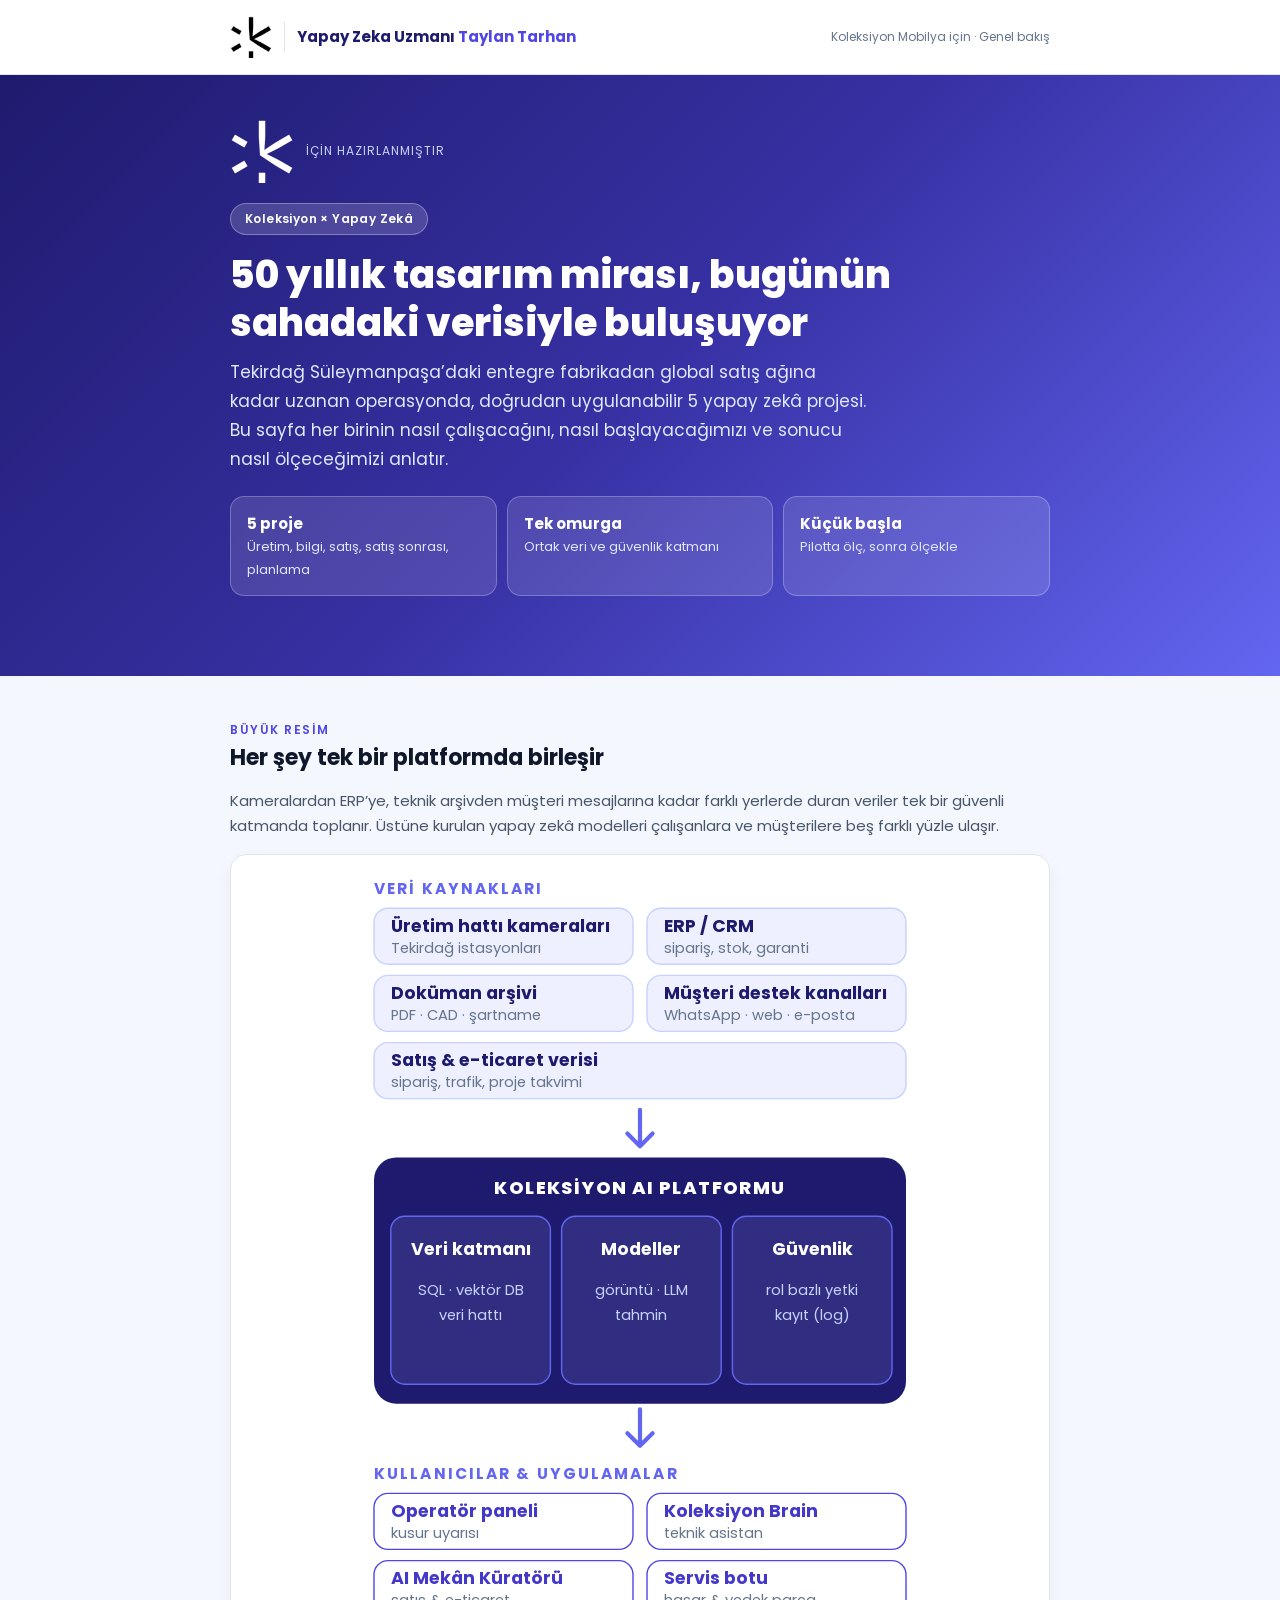
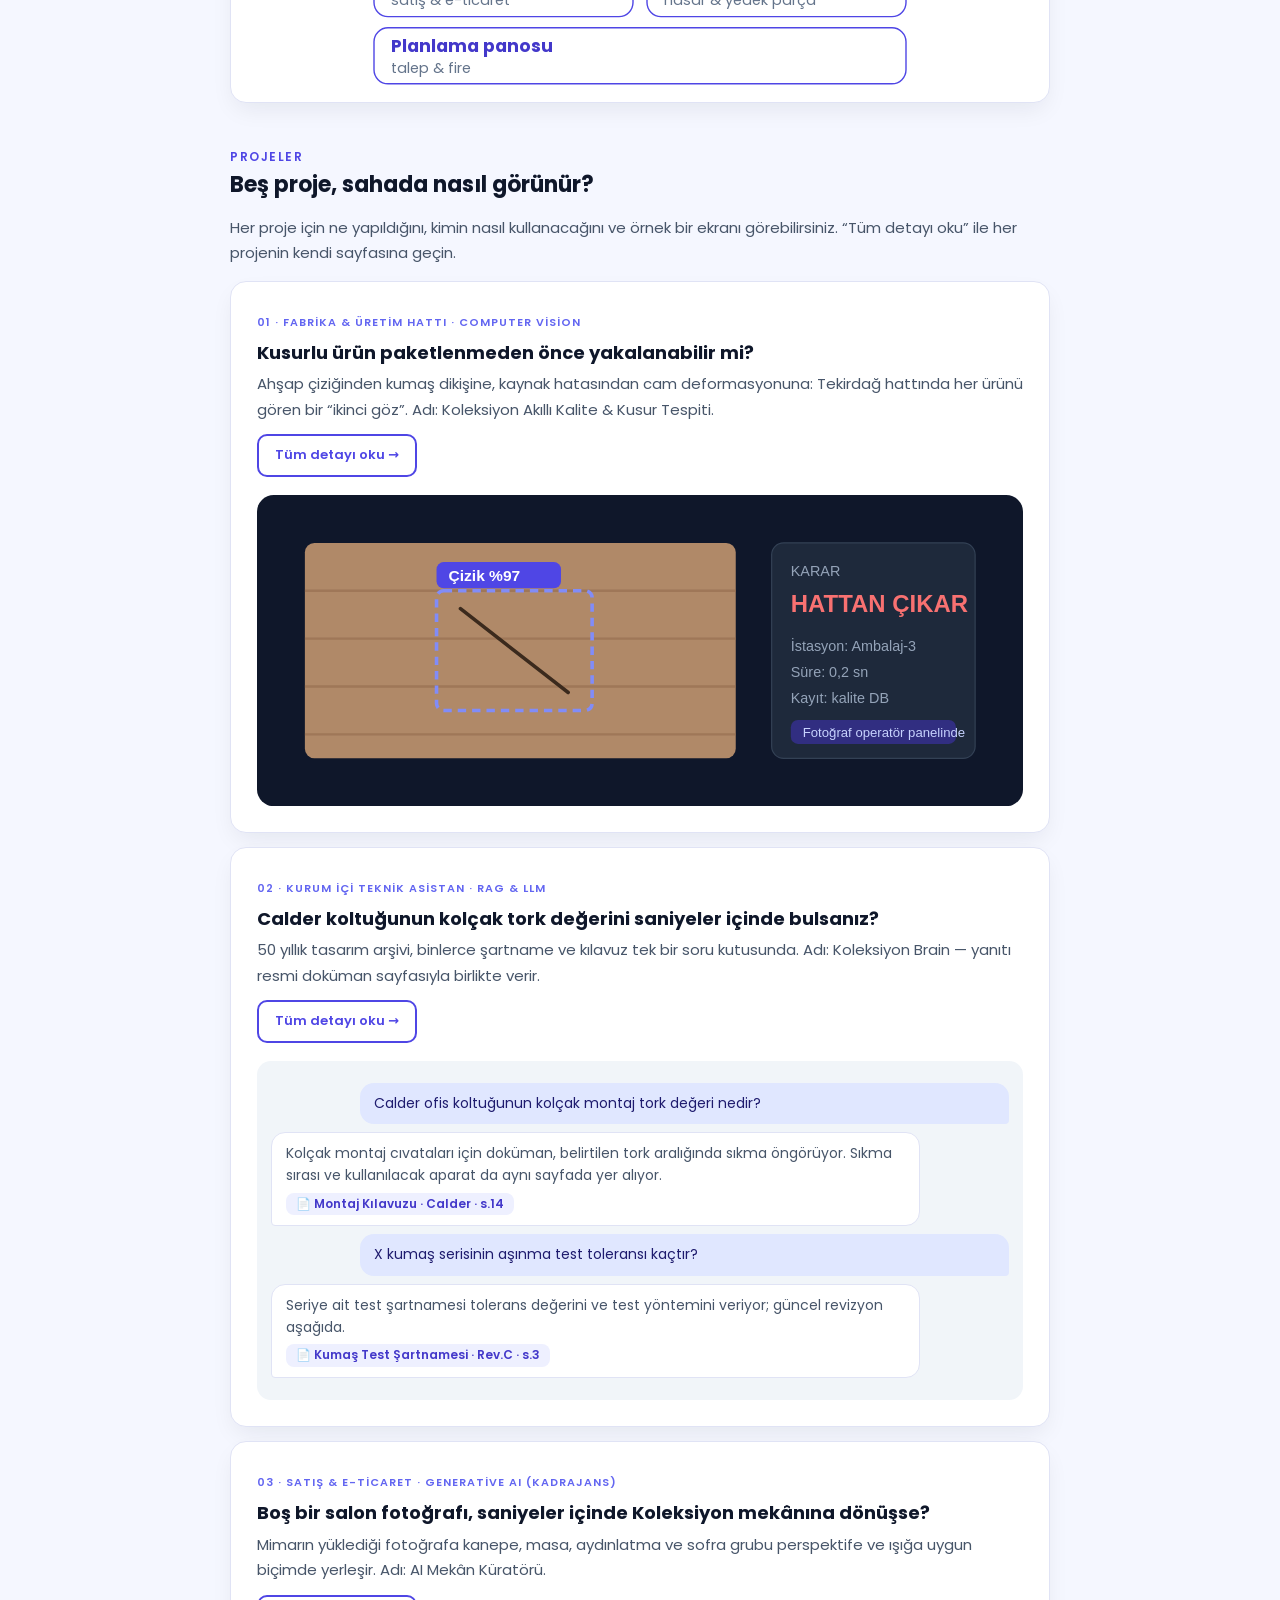
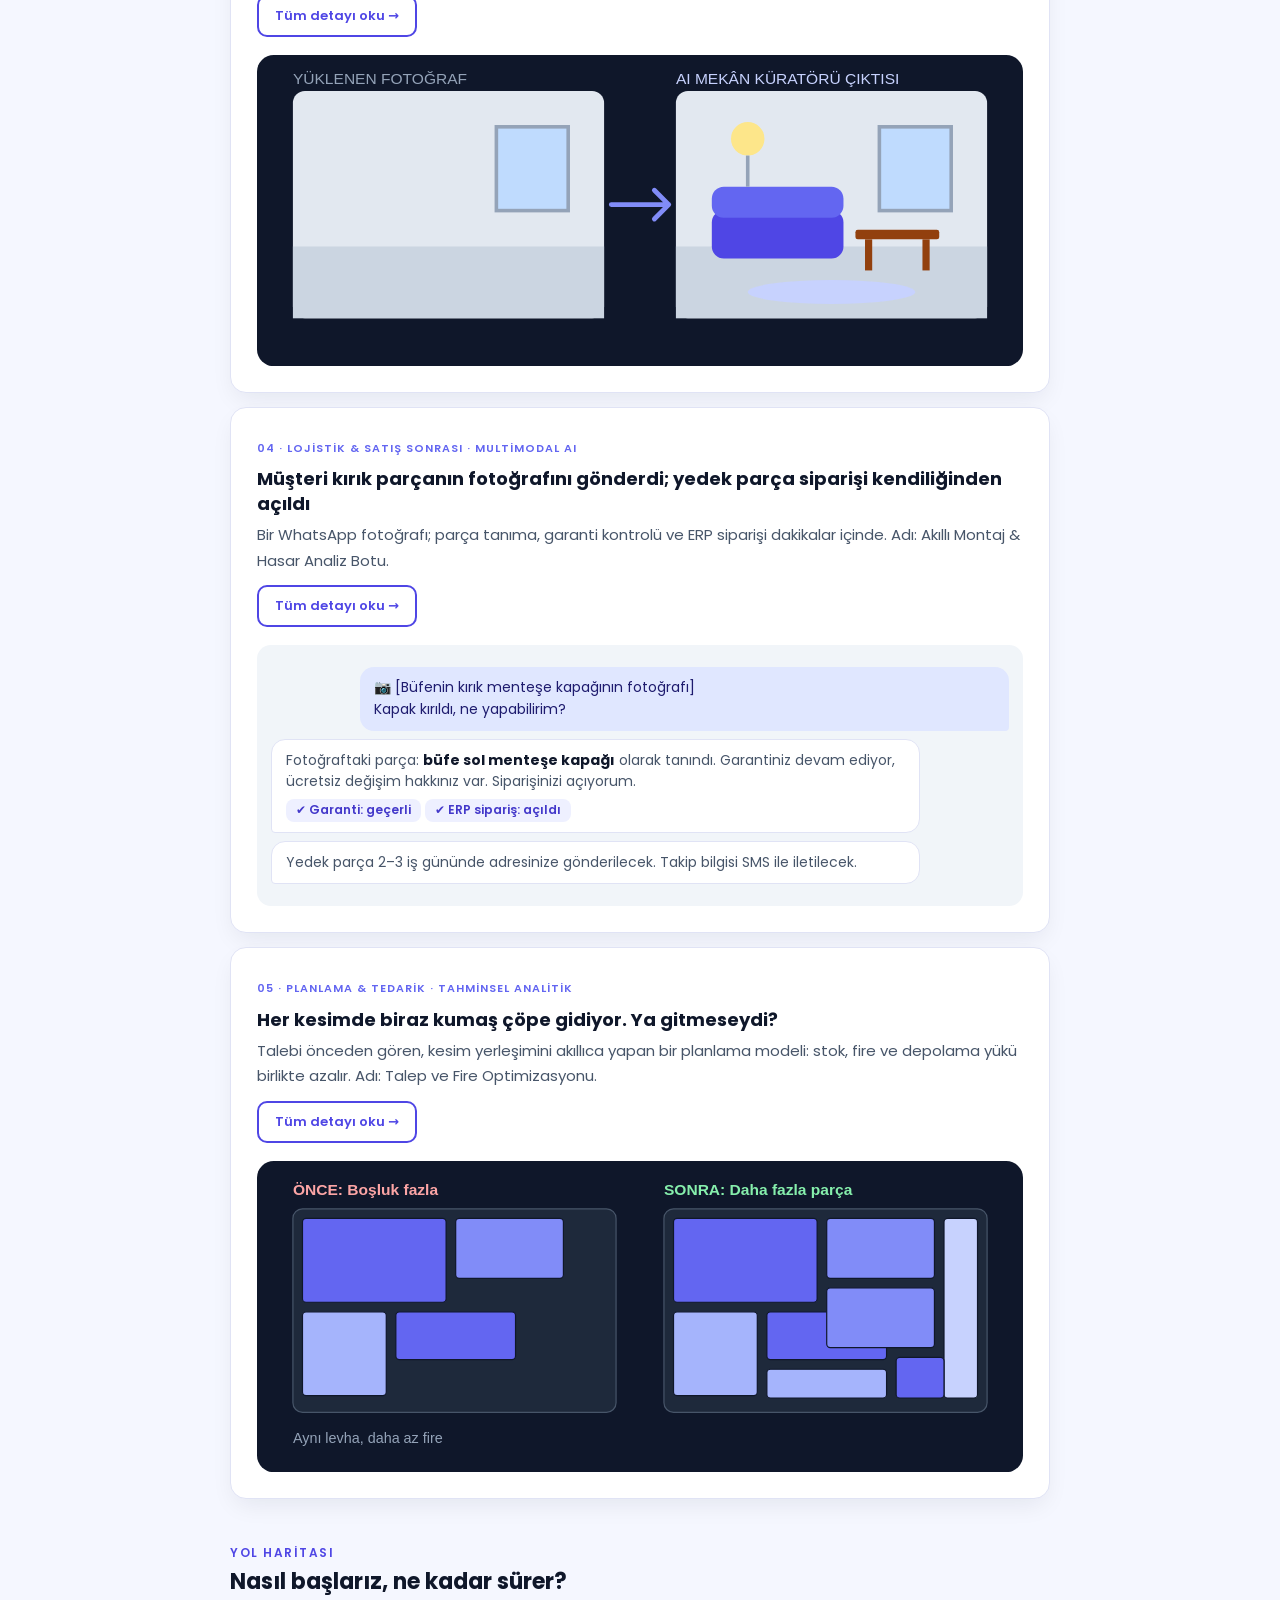
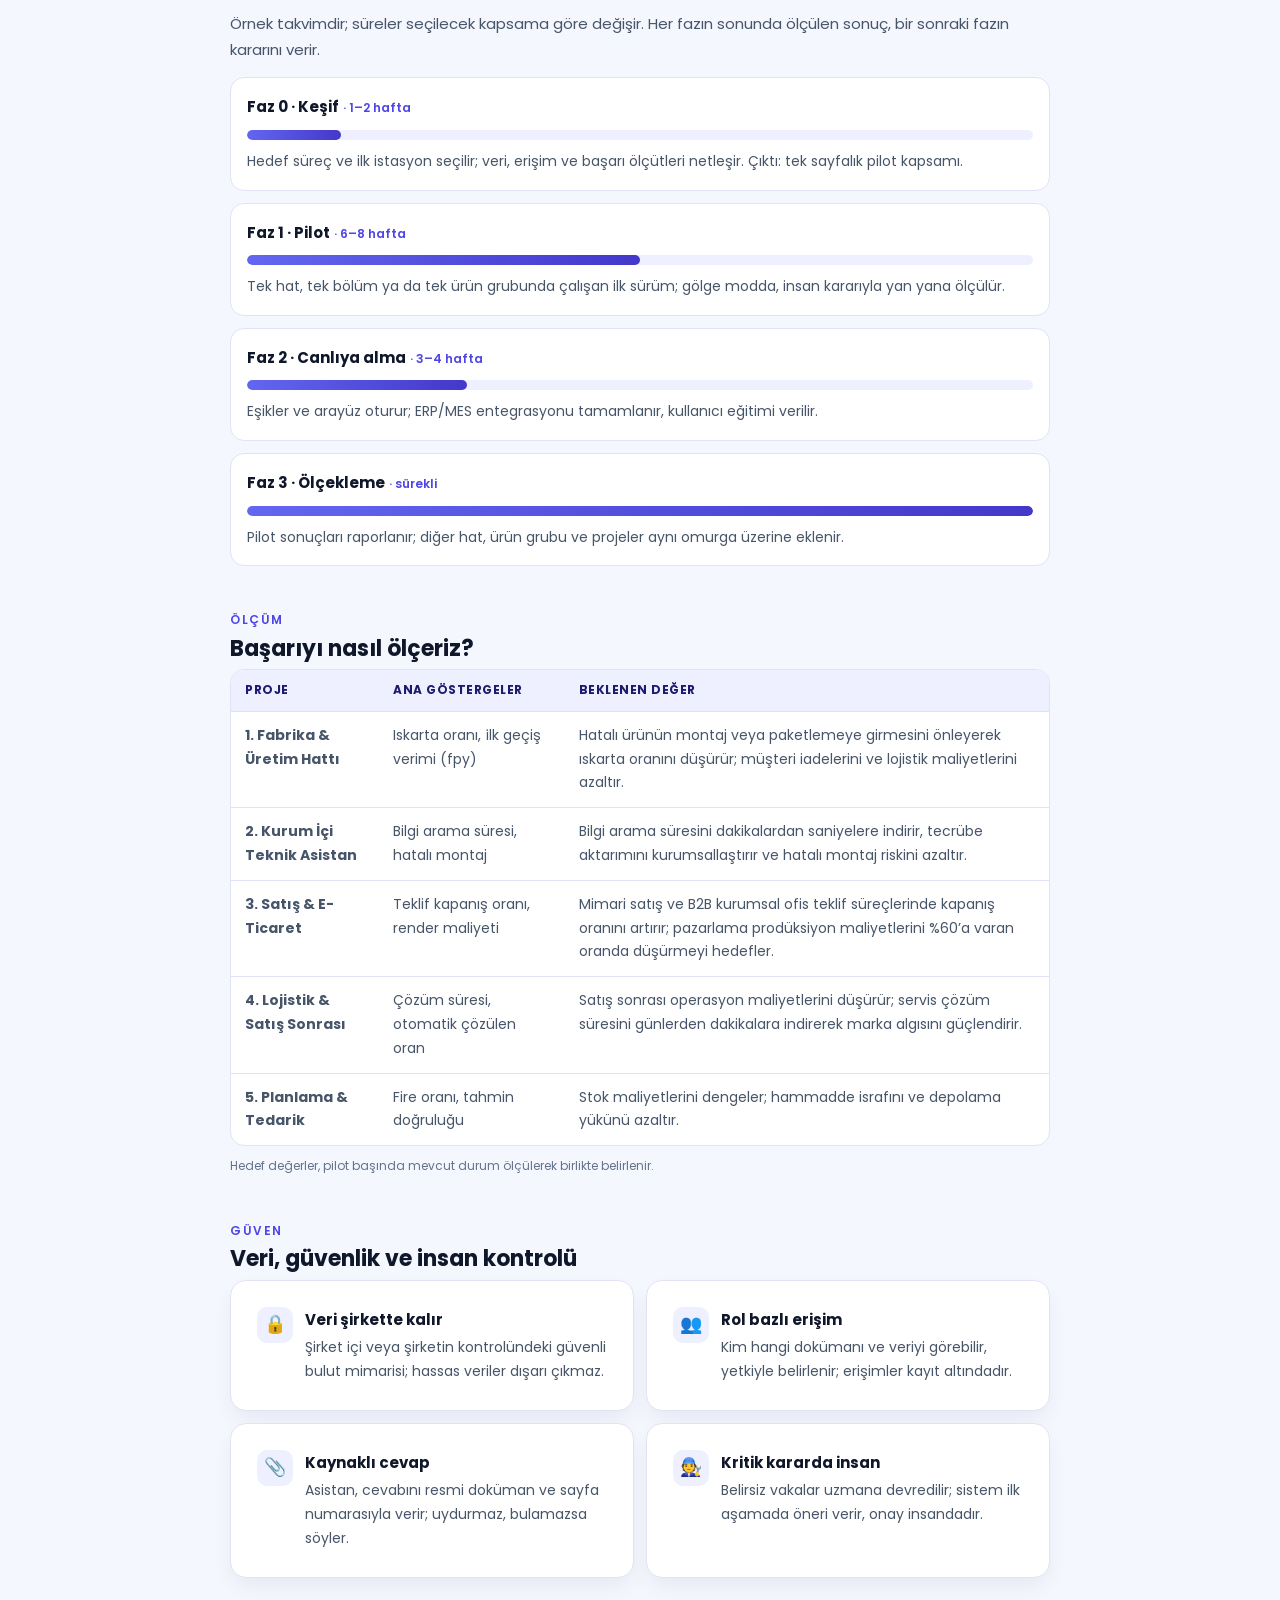
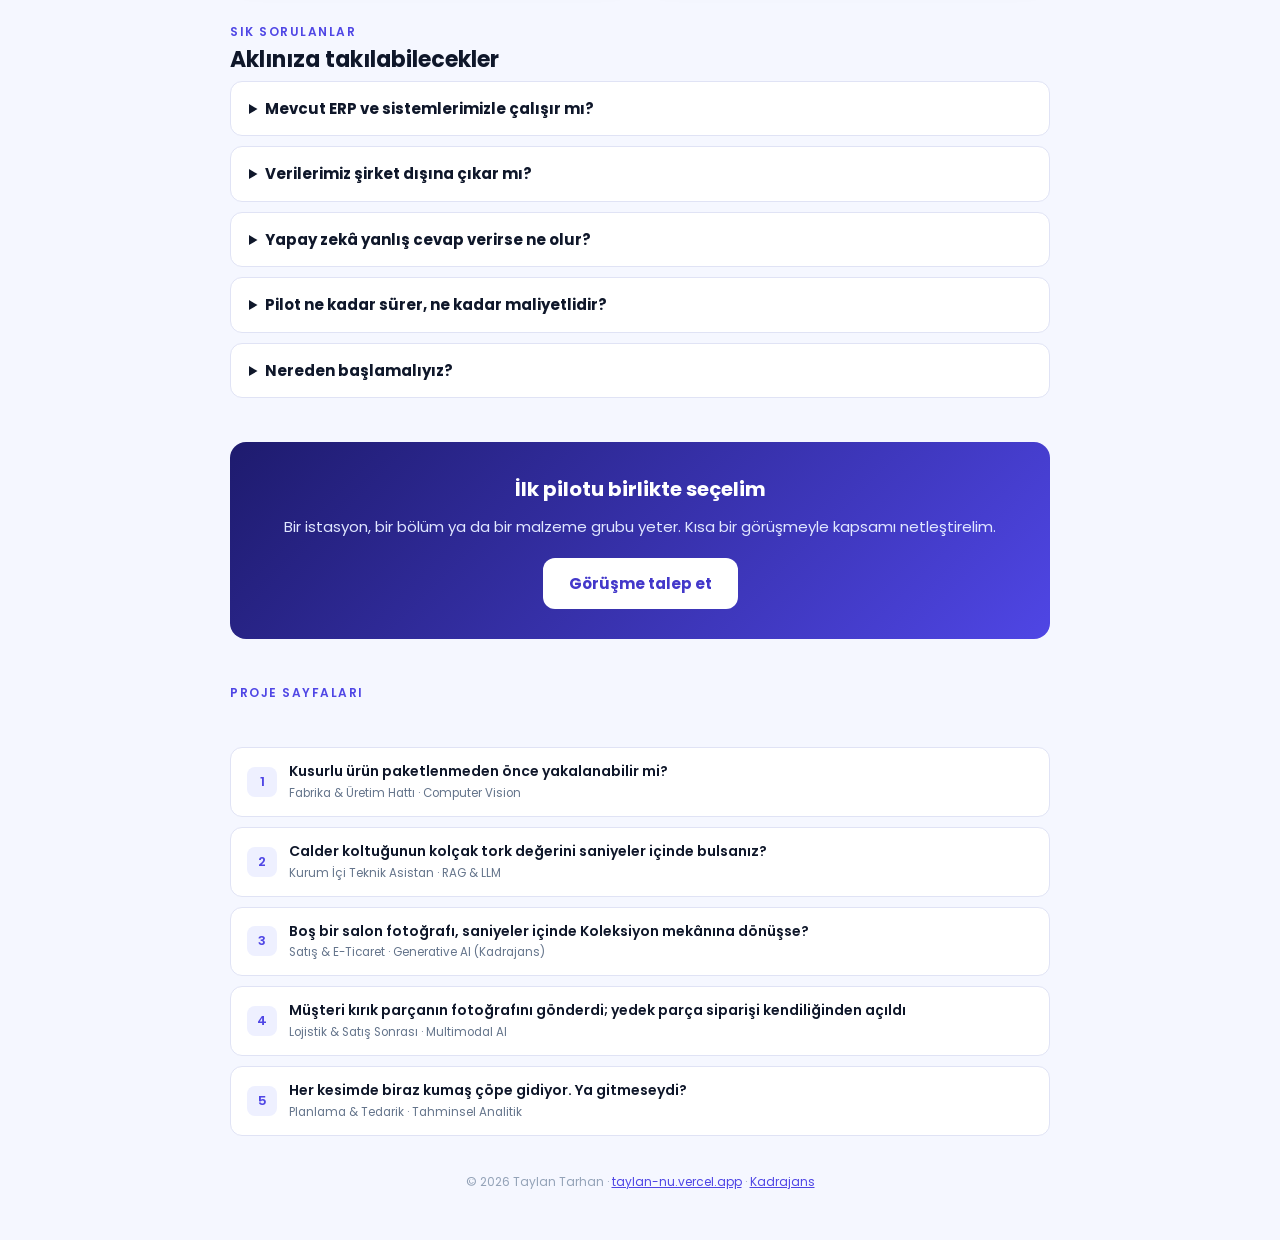
<file: koleksiyon/index.html>
<!DOCTYPE html>
<html lang="tr"><head><meta charset="utf-8"><base href="/koleksiyon/"><meta name="viewport" content="width=device-width,initial-scale=1">
<title>Koleksiyon için Yapay Zekâ: Nasıl Çalışır? — Taylan Tarhan</title>
<meta name="description" content="Koleksiyon Mobilya’nın Tekirdağ fabrikası ve satış ağı için 5 somut yapay zekâ projesi: mimari, yol haritası, güvenlik ve ölçüm.">
<link rel="icon" type="image/png" href="favicon.png"><link rel="apple-touch-icon" href="apple-touch-icon.png"><link href="https://fonts.googleapis.com/css2?family=Poppins:wght@400;500;600;700;800&display=swap" rel="stylesheet">
<style>
:root{--ink:#0f172a;--body:#475569;--brand:#4f46e5;--brand2:#4338ca;--navy:#1e1b6e;--soft:#eef0ff;--bg:#f5f7ff;--line:#e0e3f5}
*{box-sizing:border-box}html{-webkit-text-size-adjust:100%}
body{margin:0;background:var(--bg);color:var(--body);font-family:'Poppins',system-ui,-apple-system,'Segoe UI',Arial,sans-serif;font-size:15px;line-height:1.7}
a{color:var(--brand)}
.wrap{max-width:860px;margin:0 auto;padding:0 20px}
.top{background:#fff;border-bottom:1px solid var(--line)}
.top .wrap{display:flex;justify-content:space-between;align-items:center;padding:16px 20px;gap:12px;flex-wrap:wrap}
.brand{font-weight:700;color:var(--navy);font-size:15px;display:flex;align-items:center;gap:12px}.brand img{height:42px;width:auto;display:block}.brand .sep{width:1px;height:30px;background:var(--line)}.brand em{font-style:normal;color:var(--brand)}
.hl{display:flex;align-items:center;gap:12px;margin-bottom:20px;font-size:12px;letter-spacing:1px;text-transform:uppercase;color:#c7d2fe}.hl img{height:64px;width:auto;display:block}
.crumb{font-size:12px;color:#64748b}
.hero{background:linear-gradient(135deg,#1e1b6e 0%,#3730a3 50%,#6366f1 100%);color:#fff;padding:44px 0 80px}
.badge{display:inline-block;background:rgba(255,255,255,.16);border:1px solid rgba(255,255,255,.3);border-radius:999px;padding:5px 14px;font-size:12px;font-weight:600;letter-spacing:.4px}
.hero h1{margin:16px 0 12px;font-size:clamp(24px,5vw,38px);line-height:1.25;font-weight:800}
.hero p.lead{margin:0;font-size:clamp(15px,2.4vw,17px);color:#e0e7ff;max-width:640px}
.card{background:#fff;border:1px solid var(--line);border-radius:16px;box-shadow:0 10px 25px -5px rgba(15,23,42,.08);padding:26px}
.pull{margin-top:-52px}
h2{margin:44px 0 6px;font-size:22px;line-height:1.3;color:var(--ink)}
.eyebrow{font-size:12px;font-weight:600;letter-spacing:1.5px;color:var(--brand);text-transform:uppercase;margin:44px 0 0}
.eyebrow+h2{margin-top:4px}
.grid{display:grid;gap:14px}.g2{grid-template-columns:repeat(2,1fr)}.g3{grid-template-columns:repeat(3,1fr)}
@media(max-width:700px){.g2,.g3{grid-template-columns:1fr}.card{padding:20px}}
.step{display:flex;gap:14px;align-items:flex-start}
.num{flex:none;width:34px;height:34px;border-radius:10px;background:var(--brand);color:#fff;font-weight:700;display:flex;align-items:center;justify-content:center;font-size:14px}
.step b,.card b{color:var(--ink)}
.step p{margin:2px 0 0;font-size:14px}
.now{border-left:4px solid #94a3b8}.sol{border-left:4px solid var(--brand)}
.kpi{background:var(--soft);border-radius:14px;padding:16px}.kpi b{display:block;color:var(--brand2);font-size:15px}.kpi span{font-size:13px}
.chips{display:flex;flex-wrap:wrap;gap:8px}.chip{background:#fff;border:1px solid var(--line);border-radius:999px;padding:6px 14px;font-size:13px;font-weight:600;color:var(--brand2)}
.phase{position:relative;padding-left:20px;border-left:3px solid var(--line)}.phase+.phase{margin-top:18px}
.phase:before{content:"";position:absolute;left:-9px;top:4px;width:15px;height:15px;border-radius:50%;background:var(--brand);border:3px solid var(--bg)}
.phase b{display:block;color:var(--ink)}
.mock{background:#0f172a;color:#e2e8f0;border-radius:14px;padding:18px;font-size:13px}
.note{font-size:12px;color:#94a3b8;margin-top:10px}
.bub{border-radius:14px;padding:10px 14px;max-width:88%;font-size:14px;line-height:1.55;margin:8px 0}
.bu{background:#e0e7ff;color:#1e1b6e;margin-left:auto;border-bottom-right-radius:4px}
.bb{background:#fff;border:1px solid var(--line);color:var(--body);border-bottom-left-radius:4px}
.src{display:inline-block;margin-top:6px;background:var(--soft);color:var(--brand2);border-radius:8px;padding:2px 10px;font-size:12px;font-weight:600}
.chat{background:#f1f5f9;border-radius:14px;padding:14px}
.cta{background:linear-gradient(135deg,#1e1b6e,#4f46e5);color:#fff;border-radius:16px;padding:30px;text-align:center;margin-top:44px}
.cta h3{margin:0 0 8px;font-size:20px}.cta p{margin:0 0 18px;color:#e0e7ff}
.btn{display:inline-block;background:#fff;color:var(--brand2);font-weight:700;border-radius:12px;padding:13px 26px;text-decoration:none}
.nav{margin:44px 0 0;display:grid;gap:10px}
.nav a{display:flex;gap:12px;align-items:center;background:#fff;border:1px solid var(--line);border-radius:12px;padding:12px 16px;text-decoration:none;color:var(--ink);font-weight:600;font-size:14px}
.nav a small{display:block;font-weight:400;color:#64748b}
.nav .n{flex:none;width:30px;height:30px;border-radius:8px;background:var(--soft);color:var(--brand);display:flex;align-items:center;justify-content:center;font-size:13px}
footer{padding:36px 0 48px;font-size:12px;color:#94a3b8;text-align:center}
svg{max-width:100%;height:auto;display:block}

.arch{background:#fff;border:1px solid var(--line);border-radius:16px;padding:14px;box-shadow:0 10px 25px -5px rgba(15,23,42,.08)}
.arch svg{margin:0 auto;max-width:560px}
.pj{display:grid;gap:18px;grid-template-columns:1fr}
.pj .card{padding:20px}.pj h3{margin:8px 0 6px;font-size:18px;line-height:1.35;color:var(--ink)}
.pj .tg{font-size:11px;font-weight:600;letter-spacing:1px;color:#6366f1;text-transform:uppercase}
.more{display:inline-block;margin-top:12px;border:2px solid var(--brand);border-radius:10px;padding:8px 16px;font-weight:600;font-size:13px;text-decoration:none}
.tl{display:grid;gap:12px}
.tl .row{background:#fff;border:1px solid var(--line);border-radius:14px;padding:16px}
.tl .bar{height:10px;border-radius:99px;background:var(--soft);margin:10px 0 8px;overflow:hidden}.tl .bar i{display:block;height:100%;background:linear-gradient(90deg,#6366f1,#4338ca);border-radius:99px}
.tl .wk{font-size:12px;font-weight:600;color:var(--brand)}
table.m{width:100%;border-collapse:separate;border-spacing:0;background:#fff;border:1px solid var(--line);border-radius:14px;overflow:hidden;font-size:14px}
table.m th{background:var(--soft);color:var(--navy);text-align:left;padding:10px 14px;font-size:12px;letter-spacing:.5px;text-transform:uppercase}
table.m td{padding:12px 14px;border-top:1px solid var(--line);vertical-align:top}
@media(max-width:700px){table.m,table.m tbody,table.m tr,table.m td{display:block;width:100%}table.m thead{display:none}table.m tr{border-top:1px solid var(--line);padding:6px 0}table.m tr:first-child{border-top:0}table.m td{border-top:0;padding:4px 14px}}
details{background:#fff;border:1px solid var(--line);border-radius:12px;padding:14px 18px;margin-bottom:10px}
summary{cursor:pointer;font-weight:700;color:var(--ink)}details p{margin:10px 0 0}
.sec{display:grid;gap:12px;grid-template-columns:repeat(2,1fr)}@media(max-width:700px){.sec{grid-template-columns:1fr}}
.pr{display:flex;gap:12px;align-items:flex-start}.pr .ic{flex:none;width:36px;height:36px;border-radius:10px;background:var(--soft);display:flex;align-items:center;justify-content:center;font-size:18px}
.stat{display:grid;gap:10px;grid-template-columns:repeat(3,1fr);margin-top:22px}@media(max-width:700px){.stat{grid-template-columns:1fr}}
.stat div{background:rgba(255,255,255,.12);border:1px solid rgba(255,255,255,.25);border-radius:14px;padding:14px 16px;font-size:13px;color:#e0e7ff}.stat b{display:block;color:#fff;font-size:15px}
</style></head><body>
<div class="top"><div class="wrap"><div class="brand"><a href="index.html"><img src="[data-uri]" alt="Koleksiyon"></a><span class="sep"></span><span>Yapay Zeka Uzmanı <em>Taylan Tarhan</em></span></div><div class="crumb">Koleksiyon Mobilya için · Genel bakış</div></div></div>
<div class="hero"><div class="wrap"><div class="hl"><img src="[data-uri]" alt="Koleksiyon"><span>için hazırlanmıştır</span></div><span class="badge">Koleksiyon × Yapay Zekâ</span><h1>50 yıllık tasarım mirası, bugünün sahadaki verisiyle buluşuyor</h1><p class="lead">Tekirdağ Süleymanpaşa’daki entegre fabrikadan global satış ağına kadar uzanan operasyonda, doğrudan uygulanabilir 5 yapay zekâ projesi. Bu sayfa her birinin nasıl çalışacağını, nasıl başlayacağımızı ve sonucu nasıl ölçeceğimizi anlatır.</p>
<div class="stat"><div><b>5 proje</b>Üretim, bilgi, satış, satış sonrası, planlama</div><div><b>Tek omurga</b>Ortak veri ve güvenlik katmanı</div><div><b>Küçük başla</b>Pilotta ölç, sonra ölçekle</div></div></div></div>
<div class="wrap">
<div class="eyebrow">Büyük resim</div><h2>Her şey tek bir platformda birleşir</h2>
<p>Kameralardan ERP’ye, teknik arşivden müşteri mesajlarına kadar farklı yerlerde duran veriler tek bir güvenli katmanda toplanır. Üstüne kurulan yapay zekâ modelleri çalışanlara ve müşterilere beş farklı yüzle ulaşır.</p>
<div class="arch"><svg viewBox="0 0 400 585" role="img" aria-label="Koleksiyon yapay zekâ platformu mimarisi"><text x="10" y="18" font-size="11" font-weight="700" fill="#6366f1" letter-spacing="1.5" font-family="Poppins,Arial">VERİ KAYNAKLARI</text><rect x="10" y="28" width="185" height="40" rx="10" fill="#eef0ff" stroke="#c7d2fe"/><text x="22" y="45" font-size="12.5" font-weight="700" fill="#1e1b6e" font-family="Poppins,Arial">Üretim hattı kameraları</text><text x="22" y="60" font-size="10.5" fill="#64748b" font-family="Poppins,Arial">Tekirdağ istasyonları</text><rect x="205" y="28" width="185" height="40" rx="10" fill="#eef0ff" stroke="#c7d2fe"/><text x="217" y="45" font-size="12.5" font-weight="700" fill="#1e1b6e" font-family="Poppins,Arial">ERP / CRM</text><text x="217" y="60" font-size="10.5" fill="#64748b" font-family="Poppins,Arial">sipariş, stok, garanti</text><rect x="10" y="76" width="185" height="40" rx="10" fill="#eef0ff" stroke="#c7d2fe"/><text x="22" y="93" font-size="12.5" font-weight="700" fill="#1e1b6e" font-family="Poppins,Arial">Doküman arşivi</text><text x="22" y="108" font-size="10.5" fill="#64748b" font-family="Poppins,Arial">PDF · CAD · şartname</text><rect x="205" y="76" width="185" height="40" rx="10" fill="#eef0ff" stroke="#c7d2fe"/><text x="217" y="93" font-size="12.5" font-weight="700" fill="#1e1b6e" font-family="Poppins,Arial">Müşteri destek kanalları</text><text x="217" y="108" font-size="10.5" fill="#64748b" font-family="Poppins,Arial">WhatsApp · web · e-posta</text><rect x="10" y="124" width="380" height="40" rx="10" fill="#eef0ff" stroke="#c7d2fe"/><text x="22" y="141" font-size="12.5" font-weight="700" fill="#1e1b6e" font-family="Poppins,Arial">Satış & e-ticaret verisi</text><text x="22" y="156" font-size="10.5" fill="#64748b" font-family="Poppins,Arial">sipariş, trafik, proje takvimi</text><path d="M200 172v26m-9-9l9 9 9-9" stroke="#6366f1" stroke-width="3" fill="none" stroke-linecap="round" stroke-linejoin="round"/><rect x="10" y="206" width="380" height="176" rx="16" fill="#1e1b6e"/><text x="200" y="232" text-anchor="middle" font-size="13" font-weight="800" fill="#fff" letter-spacing="1" font-family="Poppins,Arial">KOLEKSİYON AI PLATFORMU</text><rect x="22" y="248" width="114" height="120" rx="10" fill="#312e81" stroke="#6366f1"/><text x="79" y="276" text-anchor="middle" font-size="12.5" font-weight="700" fill="#fff" font-family="Poppins,Arial">Veri katmanı</text><text x="79" y="304" text-anchor="middle" font-size="10.5" fill="#c7d2fe" font-family="Poppins,Arial">SQL · vektör DB</text><text x="79" y="322" text-anchor="middle" font-size="10.5" fill="#c7d2fe" font-family="Poppins,Arial">veri hattı</text><rect x="144" y="248" width="114" height="120" rx="10" fill="#312e81" stroke="#6366f1"/><text x="201" y="276" text-anchor="middle" font-size="12.5" font-weight="700" fill="#fff" font-family="Poppins,Arial">Modeller</text><text x="201" y="304" text-anchor="middle" font-size="10.5" fill="#c7d2fe" font-family="Poppins,Arial">görüntü · LLM</text><text x="201" y="322" text-anchor="middle" font-size="10.5" fill="#c7d2fe" font-family="Poppins,Arial">tahmin</text><rect x="266" y="248" width="114" height="120" rx="10" fill="#312e81" stroke="#6366f1"/><text x="323" y="276" text-anchor="middle" font-size="12.5" font-weight="700" fill="#fff" font-family="Poppins,Arial">Güvenlik</text><text x="323" y="304" text-anchor="middle" font-size="10.5" fill="#c7d2fe" font-family="Poppins,Arial">rol bazlı yetki</text><text x="323" y="322" text-anchor="middle" font-size="10.5" fill="#c7d2fe" font-family="Poppins,Arial">kayıt (log)</text><path d="M200 386v26m-9-9l9 9 9-9" stroke="#6366f1" stroke-width="3" fill="none" stroke-linecap="round" stroke-linejoin="round"/><text x="10" y="436" font-size="11" font-weight="700" fill="#6366f1" letter-spacing="1.5" font-family="Poppins,Arial">KULLANICILAR &amp; UYGULAMALAR</text><rect x="10" y="446" width="185" height="40" rx="10" fill="#ffffff" stroke="#4f46e5"/><text x="22" y="463" font-size="12.5" font-weight="700" fill="#4338ca" font-family="Poppins,Arial">Operatör paneli</text><text x="22" y="478" font-size="10.5" fill="#64748b" font-family="Poppins,Arial">kusur uyarısı</text><rect x="205" y="446" width="185" height="40" rx="10" fill="#ffffff" stroke="#4f46e5"/><text x="217" y="463" font-size="12.5" font-weight="700" fill="#4338ca" font-family="Poppins,Arial">Koleksiyon Brain</text><text x="217" y="478" font-size="10.5" fill="#64748b" font-family="Poppins,Arial">teknik asistan</text><rect x="10" y="494" width="185" height="40" rx="10" fill="#ffffff" stroke="#4f46e5"/><text x="22" y="511" font-size="12.5" font-weight="700" fill="#4338ca" font-family="Poppins,Arial">AI Mekân Küratörü</text><text x="22" y="526" font-size="10.5" fill="#64748b" font-family="Poppins,Arial">satış & e-ticaret</text><rect x="205" y="494" width="185" height="40" rx="10" fill="#ffffff" stroke="#4f46e5"/><text x="217" y="511" font-size="12.5" font-weight="700" fill="#4338ca" font-family="Poppins,Arial">Servis botu</text><text x="217" y="526" font-size="10.5" fill="#64748b" font-family="Poppins,Arial">hasar & yedek parça</text><rect x="10" y="542" width="380" height="40" rx="10" fill="#ffffff" stroke="#4f46e5"/><text x="22" y="559" font-size="12.5" font-weight="700" fill="#4338ca" font-family="Poppins,Arial">Planlama panosu</text><text x="22" y="574" font-size="10.5" fill="#64748b" font-family="Poppins,Arial">talep & fire</text></svg></div>
<div class="eyebrow">Projeler</div><h2>Beş proje, sahada nasıl görünür?</h2>
<p>Her proje için ne yapıldığını, kimin nasıl kullanacağını ve örnek bir ekranı görebilirsiniz. “Tüm detayı oku” ile her projenin kendi sayfasına geçin.</p>
<div class="grid" style="margin-top:14px"><div class="card pjc"><div class="pj"><div><span class="tg">01 · Fabrika &amp; Üretim Hattı · Computer Vision</span><h3>Kusurlu ürün paketlenmeden önce yakalanabilir mi?</h3><p style="margin:0">Ahşap çiziğinden kumaş dikişine, kaynak hatasından cam deformasyonuna: Tekirdağ hattında her ürünü gören bir “ikinci göz”. Adı: Koleksiyon Akıllı Kalite &amp; Kusur Tespiti.</p><a class="more" href="kalite-kusur-tespiti.html">Tüm detayı oku →</a></div><div><svg viewBox="0 0 640 260" role="img" aria-label="Ahşap panelde kusur tespiti şeması"><rect width="640" height="260" rx="14" fill="#0f172a"/>
<rect x="40" y="40" width="360" height="180" rx="8" fill="#b08968"/><g stroke="#946c4e" stroke-width="2" opacity=".6"><path d="M40 80h360M40 120h360M40 160h360M40 200h360"/></g>
<path d="M170 95l90 70" stroke="#3b2a1d" stroke-width="3" stroke-linecap="round"/><rect x="150" y="80" width="130" height="100" rx="6" fill="none" stroke="#818cf8" stroke-width="3" stroke-dasharray="7 5"/>
<rect x="150" y="56" width="104" height="22" rx="6" fill="#4f46e5"/><text x="160" y="72" fill="#fff" font-size="13" font-family="Arial" font-weight="700">Çizik %97</text>
<rect x="430" y="40" width="170" height="180" rx="10" fill="#1e293b" stroke="#334155"/>
<text x="446" y="68" fill="#94a3b8" font-size="12" font-family="Arial">KARAR</text><text x="446" y="98" fill="#f87171" font-size="20" font-family="Arial" font-weight="700">HATTAN ÇIKAR</text>
<text x="446" y="130" fill="#94a3b8" font-size="12" font-family="Arial">İstasyon: Ambalaj-3</text><text x="446" y="152" fill="#94a3b8" font-size="12" font-family="Arial">Süre: 0,2 sn</text><text x="446" y="174" fill="#94a3b8" font-size="12" font-family="Arial">Kayıt: kalite DB</text>
<rect x="446" y="188" width="138" height="20" rx="6" fill="#312e81"/><text x="456" y="202" fill="#c7d2fe" font-size="11" font-family="Arial">Fotoğraf operatör panelinde</text></svg></div></div></div><div class="card pjc"><div class="pj"><div><span class="tg">02 · Kurum İçi Teknik Asistan · RAG &amp; LLM</span><h3>Calder koltuğunun kolçak tork değerini saniyeler içinde bulsanız?</h3><p style="margin:0">50 yıllık tasarım arşivi, binlerce şartname ve kılavuz tek bir soru kutusunda. Adı: Koleksiyon Brain — yanıtı resmi doküman sayfasıyla birlikte verir.</p><a class="more" href="koleksiyon-brain.html">Tüm detayı oku →</a></div><div><div class="chat"><div class="bub bu">Calder ofis koltuğunun kolçak montaj tork değeri nedir?</div>
<div class="bub bb">Kolçak montaj cıvataları için doküman, belirtilen tork aralığında sıkma öngörüyor. Sıkma sırası ve kullanılacak aparat da aynı sayfada yer alıyor.<br><span class="src">📄 Montaj Kılavuzu · Calder · s.14</span></div>
<div class="bub bu">X kumaş serisinin aşınma test toleransı kaçtır?</div>
<div class="bub bb">Seriye ait test şartnamesi tolerans değerini ve test yöntemini veriyor; güncel revizyon aşağıda.<br><span class="src">📄 Kumaş Test Şartnamesi · Rev.C · s.3</span></div></div></div></div></div><div class="card pjc"><div class="pj"><div><span class="tg">03 · Satış &amp; E-Ticaret · Generative AI (Kadrajans)</span><h3>Boş bir salon fotoğrafı, saniyeler içinde Koleksiyon mekânına dönüşse?</h3><p style="margin:0">Mimarın yüklediği fotoğrafa kanepe, masa, aydınlatma ve sofra grubu perspektife ve ışığa uygun biçimde yerleşir. Adı: AI Mekân Küratörü.</p><a class="more" href="ai-mekan-kuratoru.html">Tüm detayı oku →</a></div><div><svg viewBox="0 0 640 260" role="img" aria-label="Boş oda ve mobilyalı oda şeması"><rect width="640" height="260" rx="14" fill="#0f172a"/><g transform="translate(30,30)"><rect width="260" height="190" rx="10" fill="#e2e8f0"/><rect y="130" width="260" height="60" rx="0" fill="#cbd5e1"/><rect x="170" y="30" width="60" height="70" fill="#bfdbfe" stroke="#94a3b8" stroke-width="3"/></g><g transform="translate(350,30)"><rect width="260" height="190" rx="10" fill="#e2e8f0"/><rect y="130" width="260" height="60" rx="0" fill="#cbd5e1"/><rect x="170" y="30" width="60" height="70" fill="#bfdbfe" stroke="#94a3b8" stroke-width="3"/><rect x="30" y="100" width="110" height="40" rx="10" fill="#4f46e5"/><rect x="30" y="80" width="110" height="26" rx="10" fill="#6366f1"/><rect x="150" y="116" width="70" height="8" rx="2" fill="#92400e"/><rect x="158" y="124" width="6" height="26" fill="#92400e"/><rect x="206" y="124" width="6" height="26" fill="#92400e"/><circle cx="60" cy="40" r="14" fill="#fde68a"/><path d="M60 54v26" stroke="#94a3b8" stroke-width="3"/><ellipse cx="130" cy="168" rx="70" ry="10" fill="#c7d2fe"/></g><text x="30" y="24" fill="#94a3b8" font-size="13" font-family="Arial">YÜKLENEN FOTOĞRAF</text><text x="350" y="24" fill="#c7d2fe" font-size="13" font-family="Arial">AI MEKÂN KÜRATÖRÜ ÇIKTISI</text><path d="M296 125h48m-12-12l12 12-12 12" stroke="#818cf8" stroke-width="4" fill="none" stroke-linecap="round" stroke-linejoin="round"/></svg></div></div></div><div class="card pjc"><div class="pj"><div><span class="tg">04 · Lojistik &amp; Satış Sonrası · Multimodal AI</span><h3>Müşteri kırık parçanın fotoğrafını gönderdi; yedek parça siparişi kendiliğinden açıldı</h3><p style="margin:0">Bir WhatsApp fotoğrafı; parça tanıma, garanti kontrolü ve ERP siparişi dakikalar içinde. Adı: Akıllı Montaj &amp; Hasar Analiz Botu.</p><a class="more" href="montaj-hasar-botu.html">Tüm detayı oku →</a></div><div><div class="chat"><div class="bub bu">📷 [Büfenin kırık menteşe kapağının fotoğrafı]<br>Kapak kırıldı, ne yapabilirim?</div>
<div class="bub bb">Fotoğraftaki parça: <b>büfe sol menteşe kapağı</b> olarak tanındı. Garantiniz devam ediyor, ücretsiz değişim hakkınız var. Siparişinizi açıyorum.<br><span class="src">✔ Garanti: geçerli</span> <span class="src">✔ ERP sipariş: açıldı</span></div>
<div class="bub bb">Yedek parça 2–3 iş gününde adresinize gönderilecek. Takip bilgisi SMS ile iletilecek.</div></div></div></div></div><div class="card pjc"><div class="pj"><div><span class="tg">05 · Planlama &amp; Tedarik · Tahminsel Analitik</span><h3>Her kesimde biraz kumaş çöpe gidiyor. Ya gitmeseydi?</h3><p style="margin:0">Talebi önceden gören, kesim yerleşimini akıllıca yapan bir planlama modeli: stok, fire ve depolama yükü birlikte azalır. Adı: Talep ve Fire Optimizasyonu.</p><a class="more" href="talep-fire-optimizasyonu.html">Tüm detayı oku →</a></div><div><svg viewBox="0 0 640 260" role="img" aria-label="Kesim yerleşimi öncesi ve sonrası"><rect width="640" height="260" rx="14" fill="#0f172a"/><g transform="translate(30,40)"><rect width="270" height="170" rx="8" fill="#1e293b" stroke="#475569"/><rect x="8" y="8" width="120" height="70" rx="3" fill="#6366f1" stroke="#0f172a"/><rect x="136" y="8" width="90" height="50" rx="3" fill="#818cf8" stroke="#0f172a"/><rect x="8" y="86" width="70" height="70" rx="3" fill="#a5b4fc" stroke="#0f172a"/><rect x="86" y="86" width="100" height="40" rx="3" fill="#6366f1" stroke="#0f172a"/></g><text x="30" y="28" fill="#fca5a5" font-size="13" font-family="Arial" font-weight="700">ÖNCE: Boşluk fazla</text><g transform="translate(340,40)"><rect width="270" height="170" rx="8" fill="#1e293b" stroke="#475569"/><rect x="8" y="8" width="120" height="70" rx="3" fill="#6366f1" stroke="#0f172a"/><rect x="136" y="8" width="90" height="50" rx="3" fill="#818cf8" stroke="#0f172a"/><rect x="8" y="86" width="70" height="70" rx="3" fill="#a5b4fc" stroke="#0f172a"/><rect x="86" y="86" width="100" height="40" rx="3" fill="#6366f1" stroke="#0f172a"/><rect x="234" y="8" width="28" height="150" rx="3" fill="#c7d2fe" stroke="#0f172a"/><rect x="136" y="66" width="90" height="50" rx="3" fill="#818cf8" stroke="#0f172a"/><rect x="86" y="134" width="100" height="24" rx="3" fill="#a5b4fc" stroke="#0f172a"/><rect x="194" y="124" width="40" height="34" rx="3" fill="#6366f1" stroke="#0f172a"/></g><text x="340" y="28" fill="#86efac" font-size="13" font-family="Arial" font-weight="700">SONRA: Daha fazla parça</text><text x="30" y="236" fill="#94a3b8" font-size="12" font-family="Arial">Aynı levha, daha az fire</text></svg></div></div></div></div>
<div class="eyebrow">Yol haritası</div><h2>Nasıl başlarız, ne kadar sürer?</h2>
<p>Örnek takvimdir; süreler seçilecek kapsama göre değişir. Her fazın sonunda ölçülen sonuç, bir sonraki fazın kararını verir.</p>
<div class="tl" style="margin-top:14px"><div class="row"><b style="color:var(--ink)">Faz 0 · Keşif</b> <span class="wk">· 1–2 hafta</span><div class="bar"><i style="width:12%"></i></div><span style="font-size:14px">Hedef süreç ve ilk istasyon seçilir; veri, erişim ve başarı ölçütleri netleşir. Çıktı: tek sayfalık pilot kapsamı.</span></div><div class="row"><b style="color:var(--ink)">Faz 1 · Pilot</b> <span class="wk">· 6–8 hafta</span><div class="bar"><i style="width:50%"></i></div><span style="font-size:14px">Tek hat, tek bölüm ya da tek ürün grubunda çalışan ilk sürüm; gölge modda, insan kararıyla yan yana ölçülür.</span></div><div class="row"><b style="color:var(--ink)">Faz 2 · Canlıya alma</b> <span class="wk">· 3–4 hafta</span><div class="bar"><i style="width:28%"></i></div><span style="font-size:14px">Eşikler ve arayüz oturur; ERP/MES entegrasyonu tamamlanır, kullanıcı eğitimi verilir.</span></div><div class="row"><b style="color:var(--ink)">Faz 3 · Ölçekleme</b> <span class="wk">· sürekli</span><div class="bar"><i style="width:100%"></i></div><span style="font-size:14px">Pilot sonuçları raporlanır; diğer hat, ürün grubu ve projeler aynı omurga üzerine eklenir.</span></div></div>
<div class="eyebrow">Ölçüm</div><h2>Başarıyı nasıl ölçeriz?</h2>
<table class="m"><thead><tr><th>Proje</th><th>Ana göstergeler</th><th>Beklenen değer</th></tr></thead><tbody><tr><td><b>1. Fabrika &amp; Üretim Hattı</b></td><td>Iskarta oranı, i̇lk geçiş verimi (fpy)</td><td>Hatalı ürünün montaj veya paketlemeye girmesini önleyerek ıskarta oranını düşürür; müşteri iadelerini ve lojistik maliyetlerini azaltır.</td></tr><tr><td><b>2. Kurum İçi Teknik Asistan</b></td><td>Bilgi arama süresi, hatalı montaj</td><td>Bilgi arama süresini dakikalardan saniyelere indirir, tecrübe aktarımını kurumsallaştırır ve hatalı montaj riskini azaltır.</td></tr><tr><td><b>3. Satış &amp; E-Ticaret</b></td><td>Teklif kapanış oranı, render maliyeti</td><td>Mimari satış ve B2B kurumsal ofis teklif süreçlerinde kapanış oranını artırır; pazarlama prodüksiyon maliyetlerini %60’a varan oranda düşürmeyi hedefler.</td></tr><tr><td><b>4. Lojistik &amp; Satış Sonrası</b></td><td>Çözüm süresi, otomatik çözülen oran</td><td>Satış sonrası operasyon maliyetlerini düşürür; servis çözüm süresini günlerden dakikalara indirerek marka algısını güçlendirir.</td></tr><tr><td><b>5. Planlama &amp; Tedarik</b></td><td>Fire oranı, tahmin doğruluğu</td><td>Stok maliyetlerini dengeler; hammadde israfını ve depolama yükünü azaltır.</td></tr></tbody></table>
<p class="note" style="color:#64748b">Hedef değerler, pilot başında mevcut durum ölçülerek birlikte belirlenir.</p>
<div class="eyebrow">Güven</div><h2>Veri, güvenlik ve insan kontrolü</h2>
<div class="sec">
<div class="card pr"><div class="ic">🔒</div><div><b>Veri şirkette kalır</b><p style="margin:4px 0 0;font-size:14px">Şirket içi veya şirketin kontrolündeki güvenli bulut mimarisi; hassas veriler dışarı çıkmaz.</p></div></div>
<div class="card pr"><div class="ic">👥</div><div><b>Rol bazlı erişim</b><p style="margin:4px 0 0;font-size:14px">Kim hangi dokümanı ve veriyi görebilir, yetkiyle belirlenir; erişimler kayıt altındadır.</p></div></div>
<div class="card pr"><div class="ic">📎</div><div><b>Kaynaklı cevap</b><p style="margin:4px 0 0;font-size:14px">Asistan, cevabını resmi doküman ve sayfa numarasıyla verir; uydurmaz, bulamazsa söyler.</p></div></div>
<div class="card pr"><div class="ic">🧑‍🔧</div><div><b>Kritik kararda insan</b><p style="margin:4px 0 0;font-size:14px">Belirsiz vakalar uzmana devredilir; sistem ilk aşamada öneri verir, onay insandadır.</p></div></div>
</div>
<div class="eyebrow">Sık sorulanlar</div><h2>Aklınıza takılabilecekler</h2><details><summary>Mevcut ERP ve sistemlerimizle çalışır mı?</summary><p>Evet; çözümler mevcut ERP/CRM’in yerine geçmez, API ve SQL bağlantılarıyla onların üzerine oturur. Önce hangi sistemden hangi verinin alınacağı keşif fazında netleşir.</p></details><details><summary>Verilerimiz şirket dışına çıkar mı?</summary><p>Mimari, şirket içi (on-prem) veya şirketin kontrolündeki güvenli bulutta çalışacak şekilde tasarlanır. Hassas doküman ve görüntüler rol bazlı yetkilerle korunur; kullanıcı erişimleri kayıt altına alınır.</p></details><details><summary>Yapay zekâ yanlış cevap verirse ne olur?</summary><p>Asistan yalnızca şirketin kendi dokümanlarına dayanarak cevap verir ve her cevabın yanında kaynak sayfasını gösterir; emin olmadığı durumda “bulamadım” der. Kritik kararlarda (hat durdurma, parça siparişi) belirsiz vakalar insana devredilir.</p></details><details><summary>Pilot ne kadar sürer, ne kadar maliyetlidir?</summary><p>Pilot bilinçli olarak küçük tutulur ve kapsamına göre yaklaşık 2–3 ay sürer. Maliyet, seçilecek hat/süreç ve donanım ihtiyacına (ör. kamera) göre keşif sonunda net bir teklifle belirlenir.</p></details><details><summary>Nereden başlamalıyız?</summary><p>Genellikle tek bir ölçülebilir sorundan: bir istasyondaki kusur tespiti, bir bölümün teknik dokümanları ya da bir malzeme grubunun firesi. İlk sonucu gördükten sonra diğer projeler aynı altyapıya eklenir.</p></details>
<div class="cta"><h3>İlk pilotu birlikte seçelim</h3><p>Bir istasyon, bir bölüm ya da bir malzeme grubu yeter. Kısa bir görüşmeyle kapsamı netleştirelim.</p><a class="btn" href="mailto:taylan@kadrajans.com.tr?subject=Koleksiyon%20-%20pilot%20g%C3%B6r%C3%BC%C5%9Fmesi">Görüşme talep et</a></div>
<div class="eyebrow" style="margin-top:44px">Proje sayfaları</div><div class="nav"><a href="kalite-kusur-tespiti.html"><span class="n">1</span><span>Kusurlu ürün paketlenmeden önce yakalanabilir mi?<small>Fabrika &amp; Üretim Hattı · Computer Vision</small></span></a><a href="koleksiyon-brain.html"><span class="n">2</span><span>Calder koltuğunun kolçak tork değerini saniyeler içinde bulsanız?<small>Kurum İçi Teknik Asistan · RAG &amp; LLM</small></span></a><a href="ai-mekan-kuratoru.html"><span class="n">3</span><span>Boş bir salon fotoğrafı, saniyeler içinde Koleksiyon mekânına dönüşse?<small>Satış &amp; E-Ticaret · Generative AI (Kadrajans)</small></span></a><a href="montaj-hasar-botu.html"><span class="n">4</span><span>Müşteri kırık parçanın fotoğrafını gönderdi; yedek parça siparişi kendiliğinden açıldı<small>Lojistik &amp; Satış Sonrası · Multimodal AI</small></span></a><a href="talep-fire-optimizasyonu.html"><span class="n">5</span><span>Her kesimde biraz kumaş çöpe gidiyor. Ya gitmeseydi?<small>Planlama &amp; Tedarik · Tahminsel Analitik</small></span></a></div>
</div><footer><div class="wrap">© 2026 Taylan Tarhan · <a href="https://taylan-nu.vercel.app">taylan-nu.vercel.app</a> · <a href="https://kadrajans.vercel.app">Kadrajans</a></div></footer></body></html>
</file>
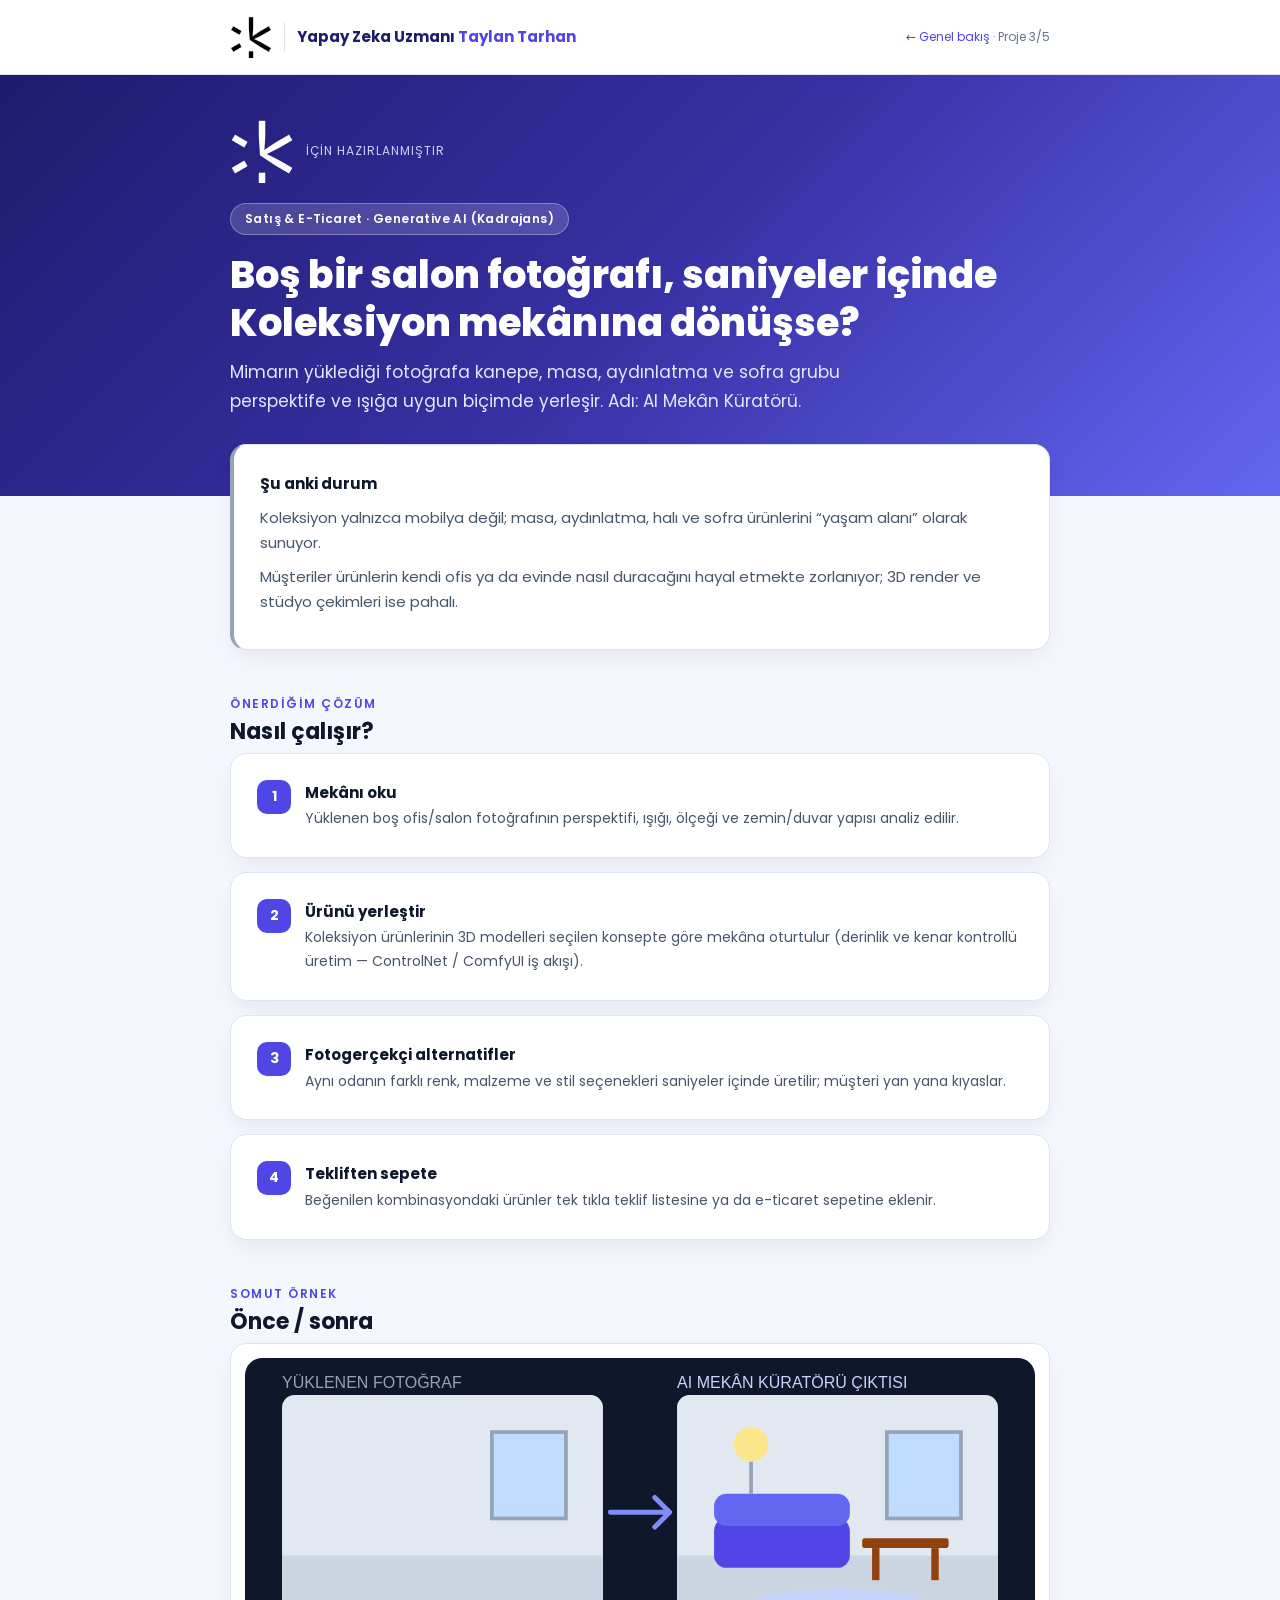
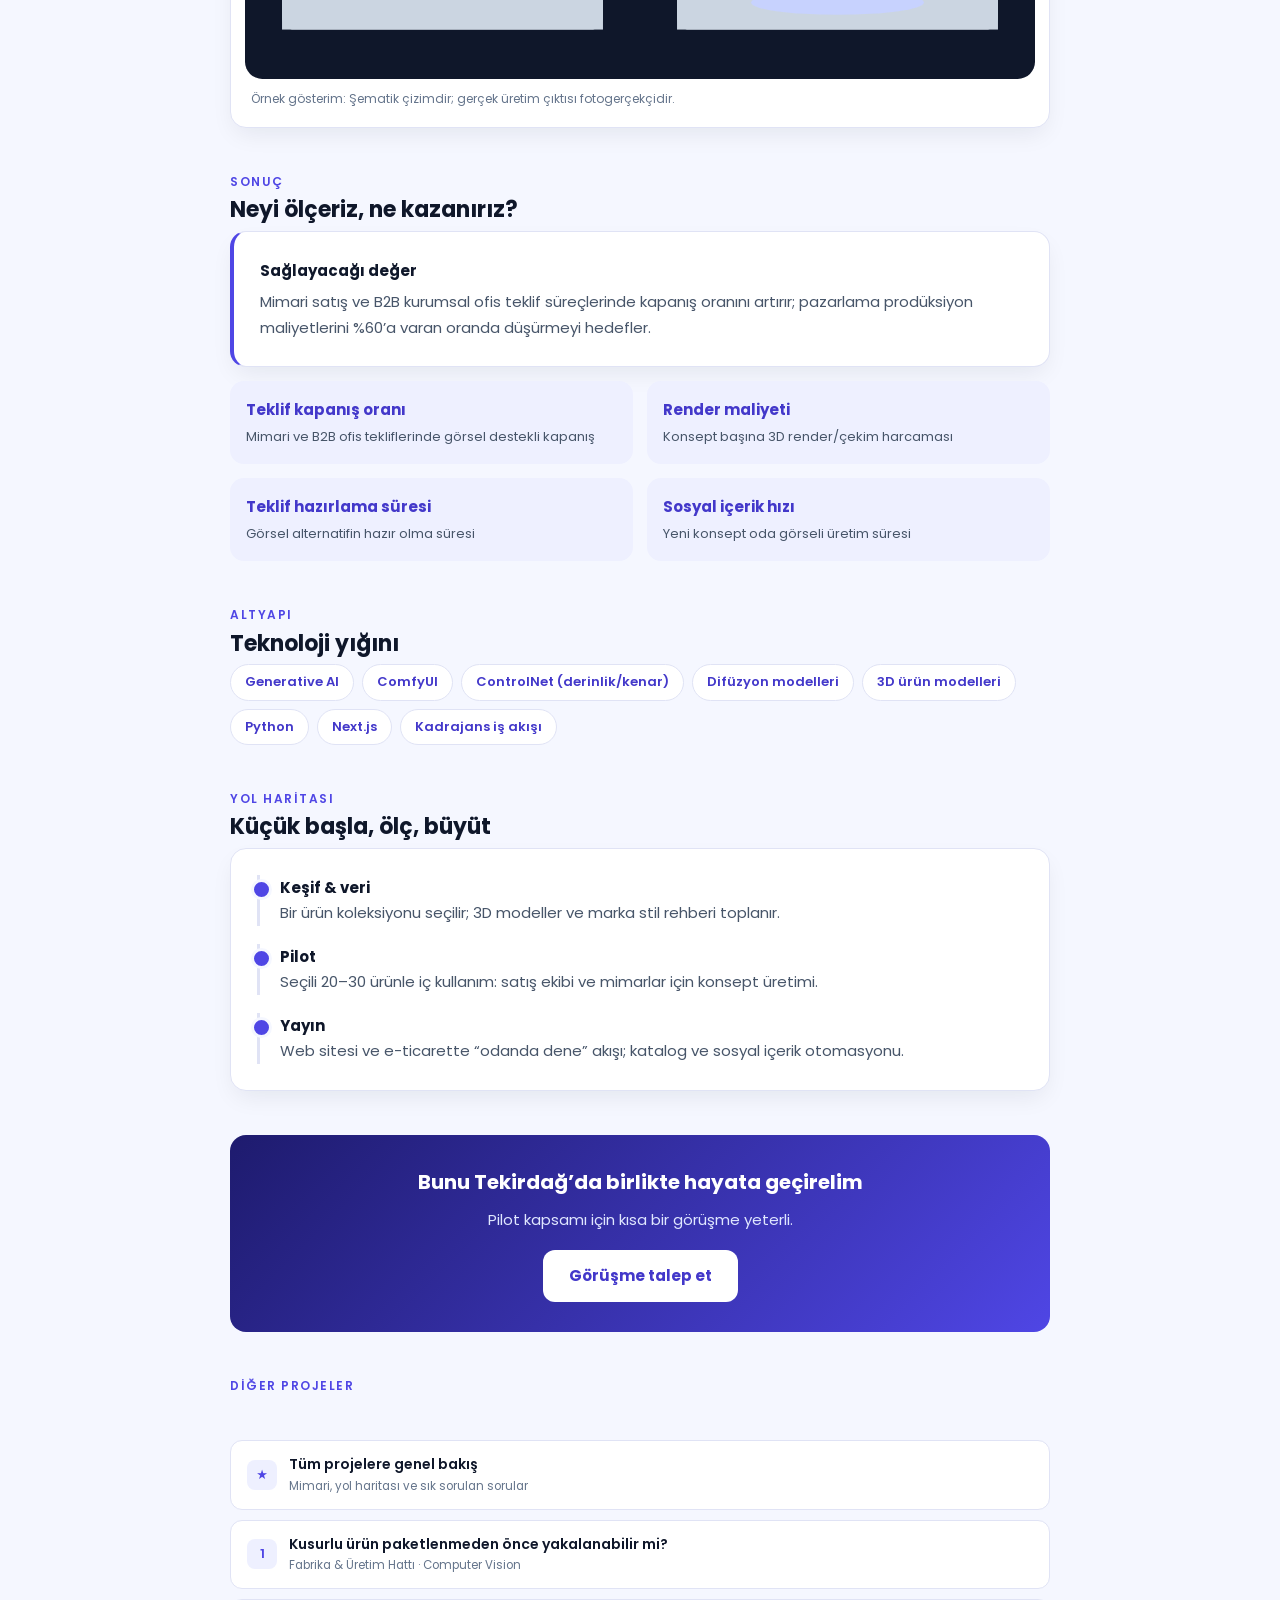
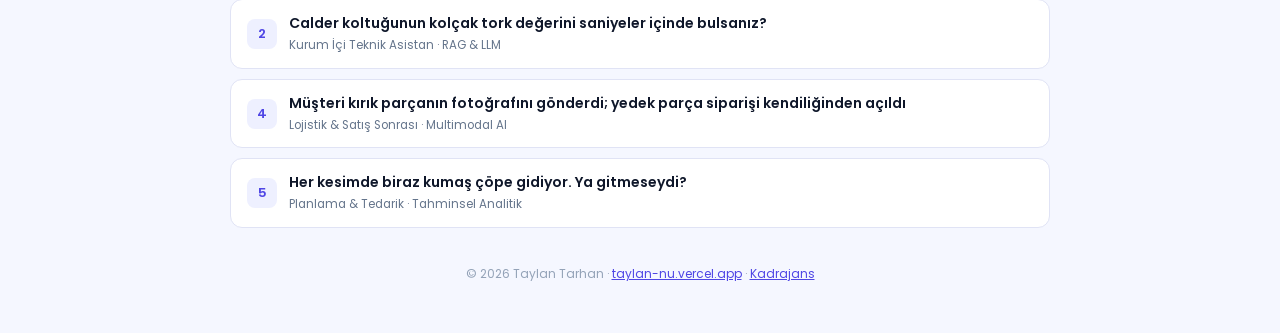
<file: koleksiyon/ai-mekan-kuratoru.html>
<!DOCTYPE html>
<html lang="tr"><head><meta charset="utf-8"><base href="/koleksiyon/"><meta name="viewport" content="width=device-width,initial-scale=1">
<title>Boş bir salon fotoğrafı, saniyeler içinde Koleksiyon mekânına dönüşse? — Koleksiyon için Yapay Zekâ</title>
<meta name="description" content="Mimarın yüklediği fotoğrafa kanepe, masa, aydınlatma ve sofra grubu perspektife ve ışığa uygun biçimde yerleşir. Adı: AI Mekân Küratörü.">
<link rel="icon" type="image/png" href="favicon.png"><link rel="apple-touch-icon" href="apple-touch-icon.png"><link href="https://fonts.googleapis.com/css2?family=Poppins:wght@400;500;600;700;800&display=swap" rel="stylesheet">
<style>
:root{--ink:#0f172a;--body:#475569;--brand:#4f46e5;--brand2:#4338ca;--navy:#1e1b6e;--soft:#eef0ff;--bg:#f5f7ff;--line:#e0e3f5}
*{box-sizing:border-box}html{-webkit-text-size-adjust:100%}
body{margin:0;background:var(--bg);color:var(--body);font-family:'Poppins',system-ui,-apple-system,'Segoe UI',Arial,sans-serif;font-size:15px;line-height:1.7}
a{color:var(--brand)}
.wrap{max-width:860px;margin:0 auto;padding:0 20px}
.top{background:#fff;border-bottom:1px solid var(--line)}
.top .wrap{display:flex;justify-content:space-between;align-items:center;padding:16px 20px;gap:12px;flex-wrap:wrap}
.brand{font-weight:700;color:var(--navy);font-size:15px;display:flex;align-items:center;gap:12px}.brand img{height:42px;width:auto;display:block}.brand .sep{width:1px;height:30px;background:var(--line)}.brand em{font-style:normal;color:var(--brand)}
.hl{display:flex;align-items:center;gap:12px;margin-bottom:20px;font-size:12px;letter-spacing:1px;text-transform:uppercase;color:#c7d2fe}.hl img{height:64px;width:auto;display:block}
.crumb{font-size:12px;color:#64748b}
.hero{background:linear-gradient(135deg,#1e1b6e 0%,#3730a3 50%,#6366f1 100%);color:#fff;padding:44px 0 80px}
.badge{display:inline-block;background:rgba(255,255,255,.16);border:1px solid rgba(255,255,255,.3);border-radius:999px;padding:5px 14px;font-size:12px;font-weight:600;letter-spacing:.4px}
.hero h1{margin:16px 0 12px;font-size:clamp(24px,5vw,38px);line-height:1.25;font-weight:800}
.hero p.lead{margin:0;font-size:clamp(15px,2.4vw,17px);color:#e0e7ff;max-width:640px}
.card{background:#fff;border:1px solid var(--line);border-radius:16px;box-shadow:0 10px 25px -5px rgba(15,23,42,.08);padding:26px}
.pull{margin-top:-52px}
h2{margin:44px 0 6px;font-size:22px;line-height:1.3;color:var(--ink)}
.eyebrow{font-size:12px;font-weight:600;letter-spacing:1.5px;color:var(--brand);text-transform:uppercase;margin:44px 0 0}
.eyebrow+h2{margin-top:4px}
.grid{display:grid;gap:14px}.g2{grid-template-columns:repeat(2,1fr)}.g3{grid-template-columns:repeat(3,1fr)}
@media(max-width:700px){.g2,.g3{grid-template-columns:1fr}.card{padding:20px}}
.step{display:flex;gap:14px;align-items:flex-start}
.num{flex:none;width:34px;height:34px;border-radius:10px;background:var(--brand);color:#fff;font-weight:700;display:flex;align-items:center;justify-content:center;font-size:14px}
.step b,.card b{color:var(--ink)}
.step p{margin:2px 0 0;font-size:14px}
.now{border-left:4px solid #94a3b8}.sol{border-left:4px solid var(--brand)}
.kpi{background:var(--soft);border-radius:14px;padding:16px}.kpi b{display:block;color:var(--brand2);font-size:15px}.kpi span{font-size:13px}
.chips{display:flex;flex-wrap:wrap;gap:8px}.chip{background:#fff;border:1px solid var(--line);border-radius:999px;padding:6px 14px;font-size:13px;font-weight:600;color:var(--brand2)}
.phase{position:relative;padding-left:20px;border-left:3px solid var(--line)}.phase+.phase{margin-top:18px}
.phase:before{content:"";position:absolute;left:-9px;top:4px;width:15px;height:15px;border-radius:50%;background:var(--brand);border:3px solid var(--bg)}
.phase b{display:block;color:var(--ink)}
.mock{background:#0f172a;color:#e2e8f0;border-radius:14px;padding:18px;font-size:13px}
.note{font-size:12px;color:#94a3b8;margin-top:10px}
.bub{border-radius:14px;padding:10px 14px;max-width:88%;font-size:14px;line-height:1.55;margin:8px 0}
.bu{background:#e0e7ff;color:#1e1b6e;margin-left:auto;border-bottom-right-radius:4px}
.bb{background:#fff;border:1px solid var(--line);color:var(--body);border-bottom-left-radius:4px}
.src{display:inline-block;margin-top:6px;background:var(--soft);color:var(--brand2);border-radius:8px;padding:2px 10px;font-size:12px;font-weight:600}
.chat{background:#f1f5f9;border-radius:14px;padding:14px}
.cta{background:linear-gradient(135deg,#1e1b6e,#4f46e5);color:#fff;border-radius:16px;padding:30px;text-align:center;margin-top:44px}
.cta h3{margin:0 0 8px;font-size:20px}.cta p{margin:0 0 18px;color:#e0e7ff}
.btn{display:inline-block;background:#fff;color:var(--brand2);font-weight:700;border-radius:12px;padding:13px 26px;text-decoration:none}
.nav{margin:44px 0 0;display:grid;gap:10px}
.nav a{display:flex;gap:12px;align-items:center;background:#fff;border:1px solid var(--line);border-radius:12px;padding:12px 16px;text-decoration:none;color:var(--ink);font-weight:600;font-size:14px}
.nav a small{display:block;font-weight:400;color:#64748b}
.nav .n{flex:none;width:30px;height:30px;border-radius:8px;background:var(--soft);color:var(--brand);display:flex;align-items:center;justify-content:center;font-size:13px}
footer{padding:36px 0 48px;font-size:12px;color:#94a3b8;text-align:center}
svg{max-width:100%;height:auto;display:block}
</style></head><body>
<div class="top"><div class="wrap"><div class="brand"><a href="index.html"><img src="[data-uri]" alt="Koleksiyon"></a><span class="sep"></span><span>Yapay Zeka Uzmanı <em>Taylan Tarhan</em></span></div><div class="crumb"><a href="index.html" style="text-decoration:none">← Genel bakış</a> · Proje 3/5</div></div></div>
<div class="hero"><div class="wrap"><div class="hl"><img src="[data-uri]" alt="Koleksiyon"><span>için hazırlanmıştır</span></div><span class="badge">Satış &amp; E-Ticaret · Generative AI (Kadrajans)</span><h1>Boş bir salon fotoğrafı, saniyeler içinde Koleksiyon mekânına dönüşse?</h1><p class="lead">Mimarın yüklediği fotoğrafa kanepe, masa, aydınlatma ve sofra grubu perspektife ve ışığa uygun biçimde yerleşir. Adı: AI Mekân Küratörü.</p></div></div>
<div class="wrap">
<div class="card pull now"><b>Şu anki durum</b><div style="margin-top:8px"><p style="margin:0 0 8px">Koleksiyon yalnızca mobilya değil; masa, aydınlatma, halı ve sofra ürünlerini “yaşam alanı” olarak sunuyor.</p><p style="margin:0 0 8px">Müşteriler ürünlerin kendi ofis ya da evinde nasıl duracağını hayal etmekte zorlanıyor; 3D render ve stüdyo çekimleri ise pahalı.</p></div></div>
<div class="eyebrow">Önerdiğim çözüm</div><h2>Nasıl çalışır?</h2><div class="grid"><div class="card step"><div class="num">1</div><div><b>Mekânı oku</b><p>Yüklenen boş ofis/salon fotoğrafının perspektifi, ışığı, ölçeği ve zemin/duvar yapısı analiz edilir.</p></div></div><div class="card step"><div class="num">2</div><div><b>Ürünü yerleştir</b><p>Koleksiyon ürünlerinin 3D modelleri seçilen konsepte göre mekâna oturtulur (derinlik ve kenar kontrollü üretim — ControlNet / ComfyUI iş akışı).</p></div></div><div class="card step"><div class="num">3</div><div><b>Fotogerçekçi alternatifler</b><p>Aynı odanın farklı renk, malzeme ve stil seçenekleri saniyeler içinde üretilir; müşteri yan yana kıyaslar.</p></div></div><div class="card step"><div class="num">4</div><div><b>Tekliften sepete</b><p>Beğenilen kombinasyondaki ürünler tek tıkla teklif listesine ya da e-ticaret sepetine eklenir.</p></div></div></div>
<div class="eyebrow">Somut örnek</div><h2>Önce / sonra</h2>
<div class="card" style="padding:14px"><svg viewBox="0 0 640 260" role="img" aria-label="Boş oda ve mobilyalı oda şeması"><rect width="640" height="260" rx="14" fill="#0f172a"/><g transform="translate(30,30)"><rect width="260" height="190" rx="10" fill="#e2e8f0"/><rect y="130" width="260" height="60" rx="0" fill="#cbd5e1"/><rect x="170" y="30" width="60" height="70" fill="#bfdbfe" stroke="#94a3b8" stroke-width="3"/></g><g transform="translate(350,30)"><rect width="260" height="190" rx="10" fill="#e2e8f0"/><rect y="130" width="260" height="60" rx="0" fill="#cbd5e1"/><rect x="170" y="30" width="60" height="70" fill="#bfdbfe" stroke="#94a3b8" stroke-width="3"/><rect x="30" y="100" width="110" height="40" rx="10" fill="#4f46e5"/><rect x="30" y="80" width="110" height="26" rx="10" fill="#6366f1"/><rect x="150" y="116" width="70" height="8" rx="2" fill="#92400e"/><rect x="158" y="124" width="6" height="26" fill="#92400e"/><rect x="206" y="124" width="6" height="26" fill="#92400e"/><circle cx="60" cy="40" r="14" fill="#fde68a"/><path d="M60 54v26" stroke="#94a3b8" stroke-width="3"/><ellipse cx="130" cy="168" rx="70" ry="10" fill="#c7d2fe"/></g><text x="30" y="24" fill="#94a3b8" font-size="13" font-family="Arial">YÜKLENEN FOTOĞRAF</text><text x="350" y="24" fill="#c7d2fe" font-size="13" font-family="Arial">AI MEKÂN KÜRATÖRÜ ÇIKTISI</text><path d="M296 125h48m-12-12l12 12-12 12" stroke="#818cf8" stroke-width="4" fill="none" stroke-linecap="round" stroke-linejoin="round"/></svg><div class="note" style="color:#64748b;padding:0 6px 4px">Örnek gösterim: Şematik çizimdir; gerçek üretim çıktısı fotogerçekçidir.</div></div>
<div class="eyebrow">Sonuç</div><h2>Neyi ölçeriz, ne kazanırız?</h2>
<div class="card sol"><b>Sağlayacağı değer</b><p style="margin:6px 0 0">Mimari satış ve B2B kurumsal ofis teklif süreçlerinde kapanış oranını artırır; pazarlama prodüksiyon maliyetlerini %60’a varan oranda düşürmeyi hedefler.</p></div>
<div class="grid g2" style="margin-top:14px"><div class="kpi"><b>Teklif kapanış oranı</b><span>Mimari ve B2B ofis tekliflerinde görsel destekli kapanış</span></div><div class="kpi"><b>Render maliyeti</b><span>Konsept başına 3D render/çekim harcaması</span></div><div class="kpi"><b>Teklif hazırlama süresi</b><span>Görsel alternatifin hazır olma süresi</span></div><div class="kpi"><b>Sosyal içerik hızı</b><span>Yeni konsept oda görseli üretim süresi</span></div></div>
<div class="eyebrow">Altyapı</div><h2>Teknoloji yığını</h2><div class="chips"><span class="chip">Generative AI</span><span class="chip">ComfyUI</span><span class="chip">ControlNet (derinlik/kenar)</span><span class="chip">Difüzyon modelleri</span><span class="chip">3D ürün modelleri</span><span class="chip">Python</span><span class="chip">Next.js</span><span class="chip">Kadrajans iş akışı</span></div>
<div class="eyebrow">Yol haritası</div><h2>Küçük başla, ölç, büyüt</h2><div class="card"><div class="phase"><b>Keşif &amp; veri</b>Bir ürün koleksiyonu seçilir; 3D modeller ve marka stil rehberi toplanır.</div><div class="phase"><b>Pilot</b>Seçili 20–30 ürünle iç kullanım: satış ekibi ve mimarlar için konsept üretimi.</div><div class="phase"><b>Yayın</b>Web sitesi ve e-ticarette “odanda dene” akışı; katalog ve sosyal içerik otomasyonu.</div></div>
<div class="cta"><h3>Bunu Tekirdağ’da birlikte hayata geçirelim</h3><p>Pilot kapsamı için kısa bir görüşme yeterli.</p><a class="btn" href="mailto:taylan@kadrajans.com.tr?subject=Koleksiyon%20-%20ai-mekan-kuratoru">Görüşme talep et</a></div>
<div class="eyebrow" style="margin-top:44px">Diğer projeler</div><div class="nav"><a href="index.html"><span class="n">★</span><span>Tüm projelere genel bakış<small>Mimari, yol haritası ve sık sorulan sorular</small></span></a><a href="kalite-kusur-tespiti.html"><span class="n">1</span><span>Kusurlu ürün paketlenmeden önce yakalanabilir mi?<small>Fabrika &amp; Üretim Hattı · Computer Vision</small></span></a><a href="koleksiyon-brain.html"><span class="n">2</span><span>Calder koltuğunun kolçak tork değerini saniyeler içinde bulsanız?<small>Kurum İçi Teknik Asistan · RAG &amp; LLM</small></span></a><a href="montaj-hasar-botu.html"><span class="n">4</span><span>Müşteri kırık parçanın fotoğrafını gönderdi; yedek parça siparişi kendiliğinden açıldı<small>Lojistik &amp; Satış Sonrası · Multimodal AI</small></span></a><a href="talep-fire-optimizasyonu.html"><span class="n">5</span><span>Her kesimde biraz kumaş çöpe gidiyor. Ya gitmeseydi?<small>Planlama &amp; Tedarik · Tahminsel Analitik</small></span></a></div>
</div><footer><div class="wrap">© 2026 Taylan Tarhan · <a href="https://taylan-nu.vercel.app">taylan-nu.vercel.app</a> · <a href="https://kadrajans.vercel.app">Kadrajans</a></div></footer></body></html>
</file>
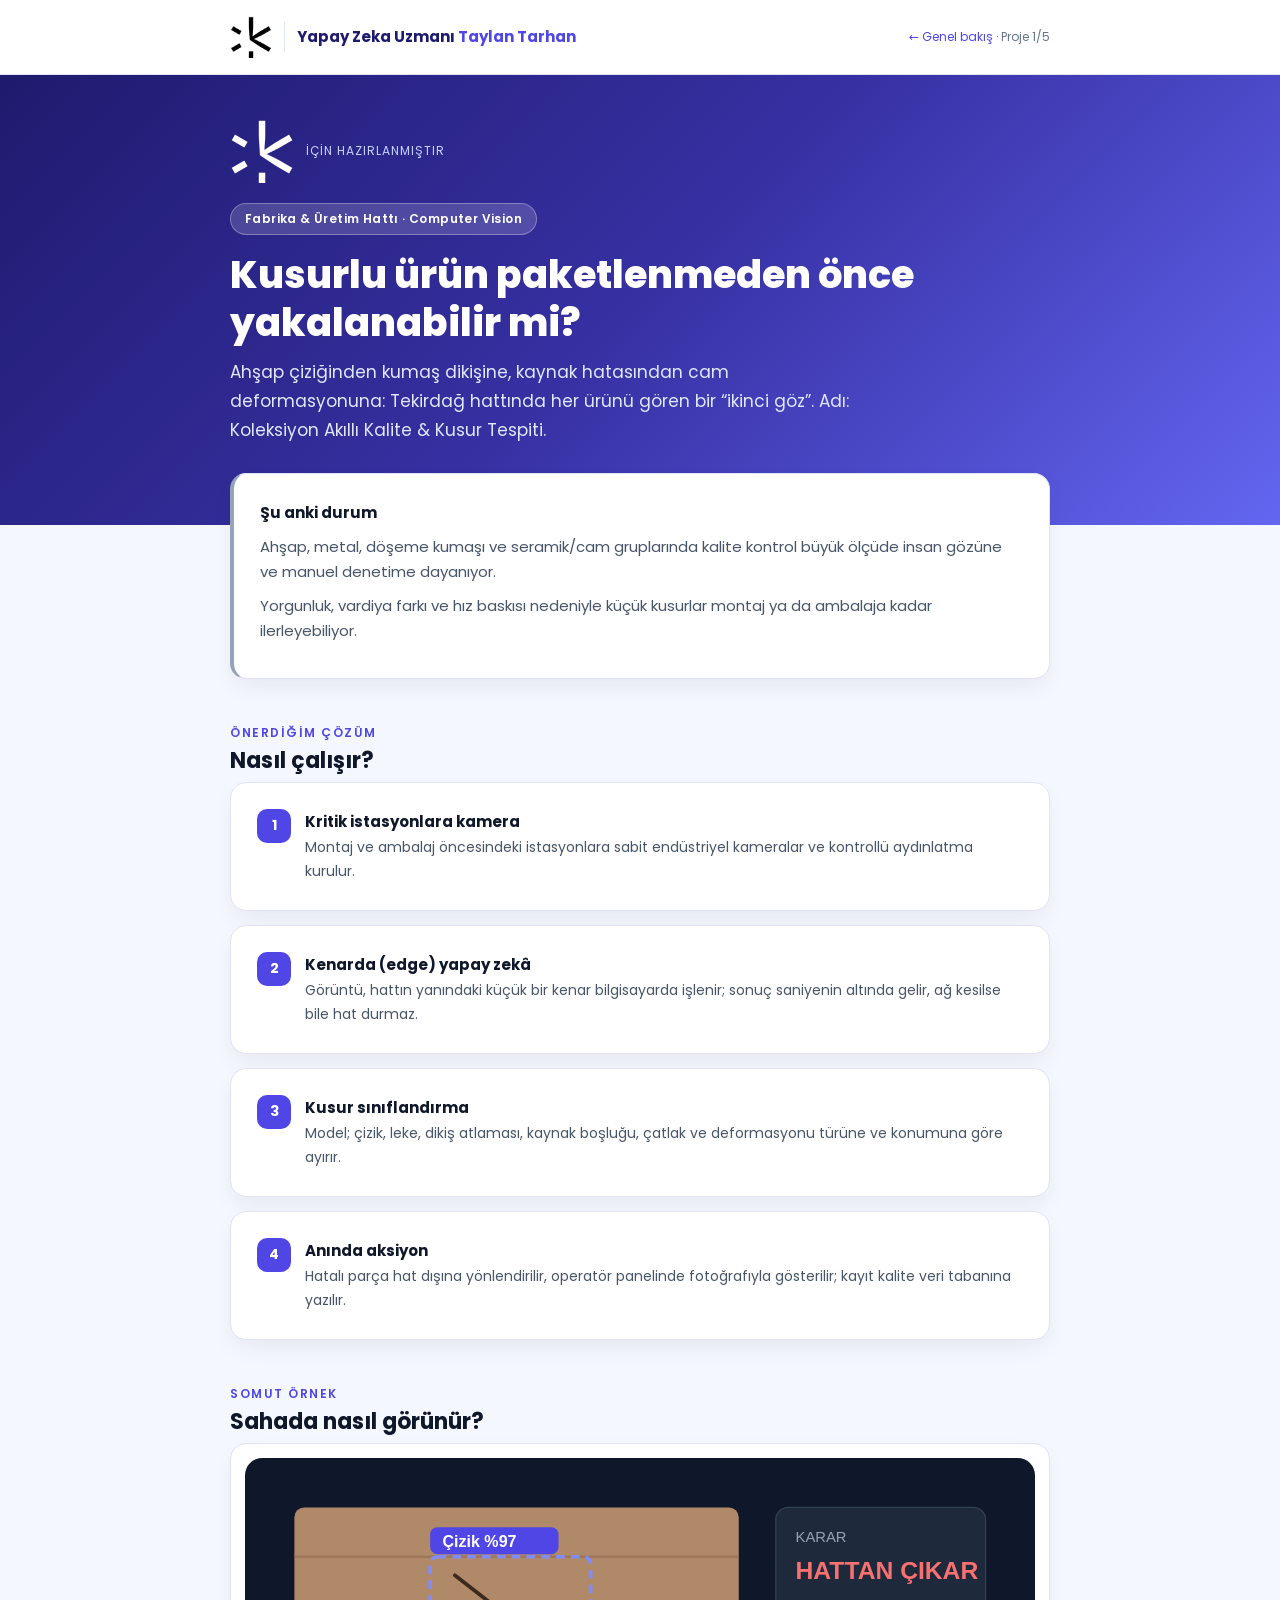
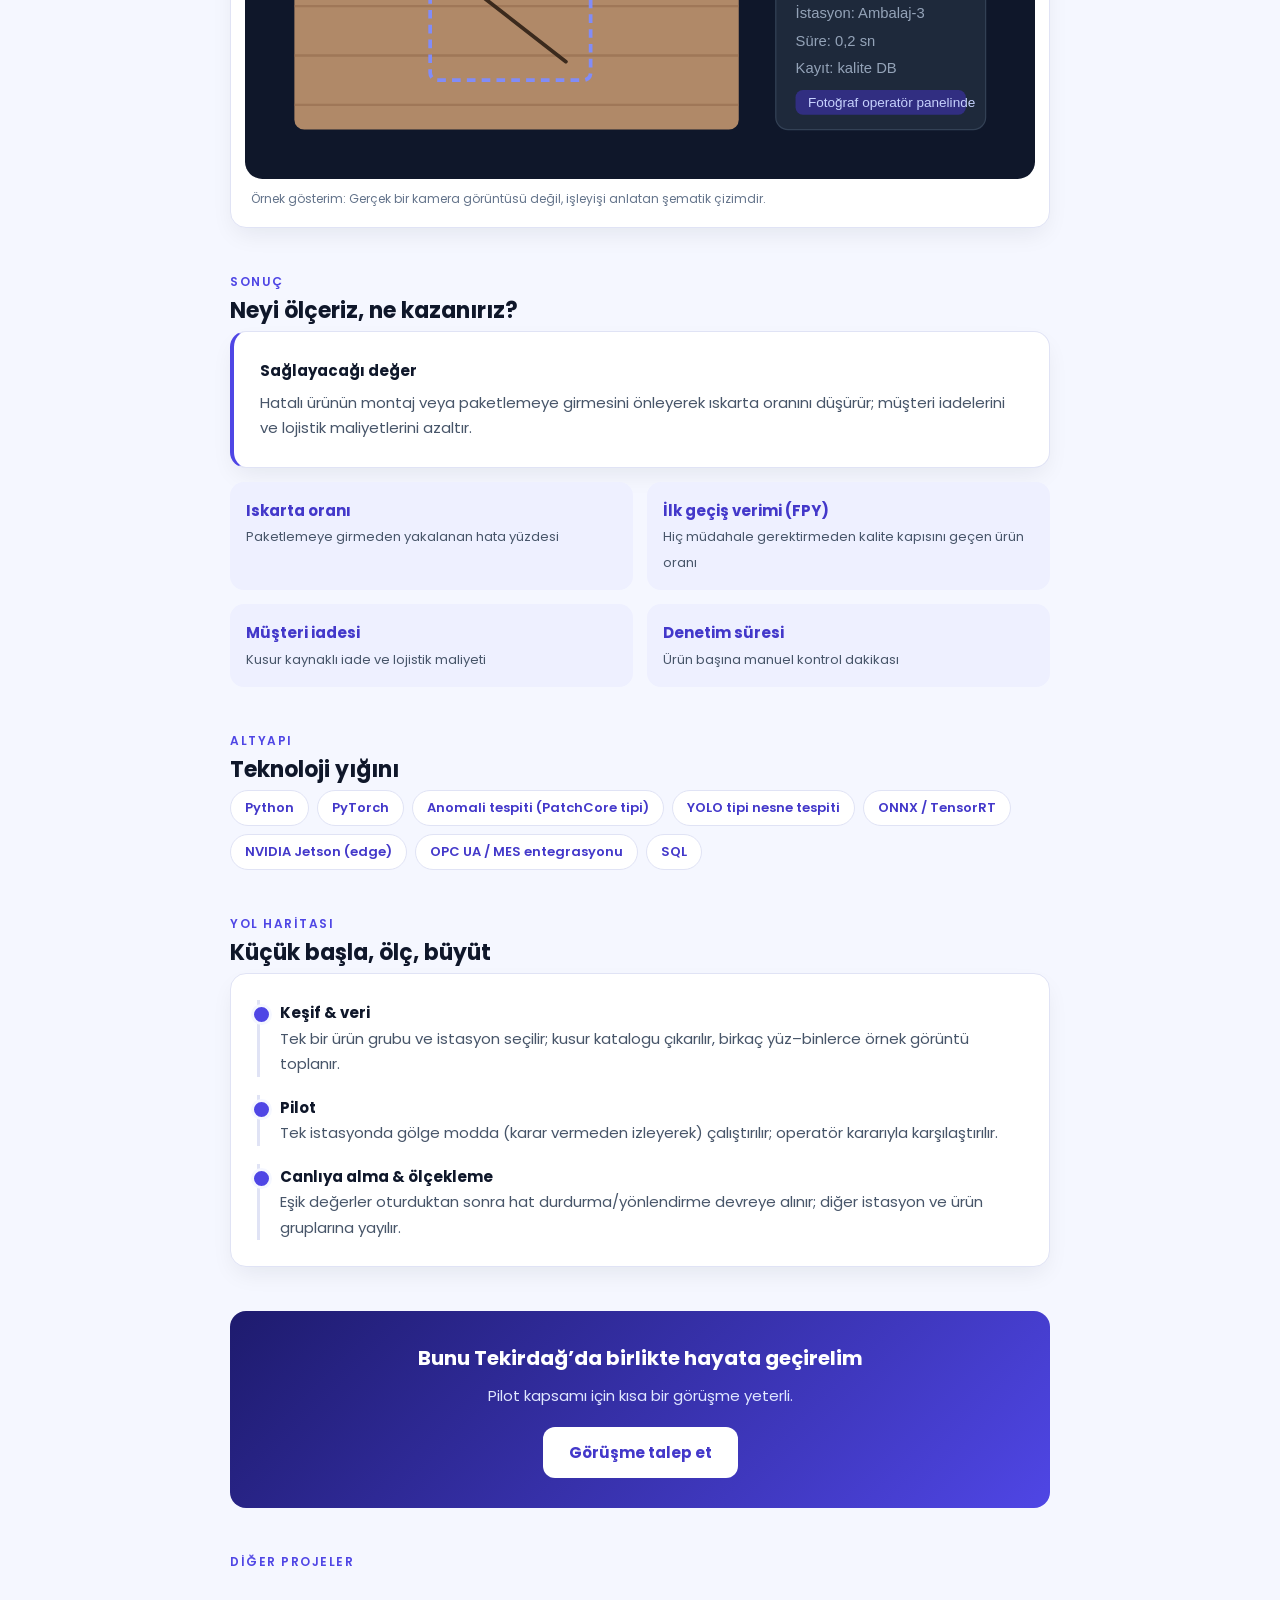
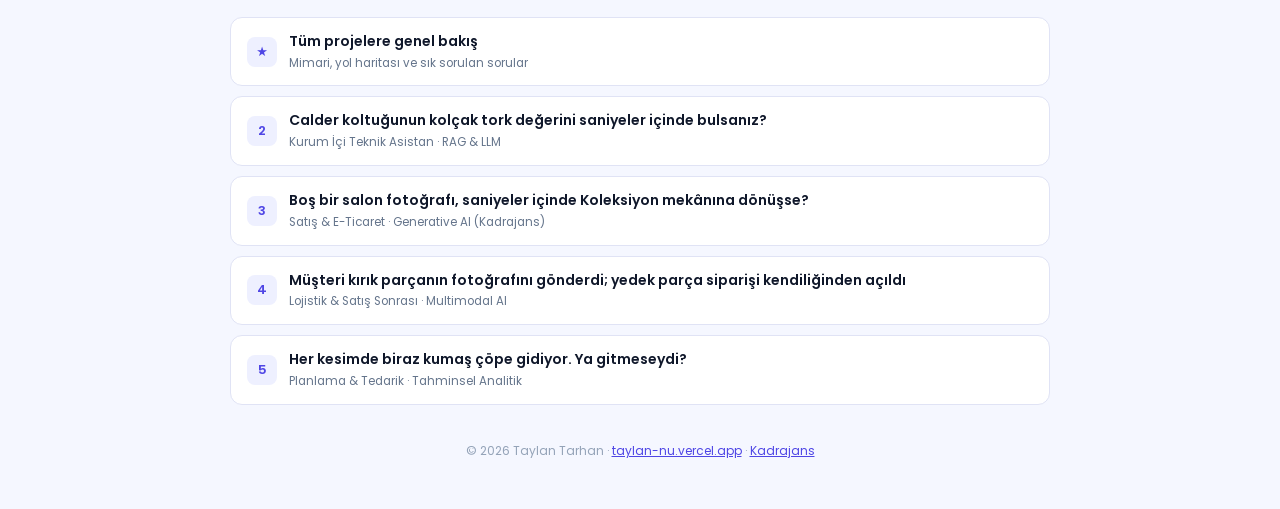
<file: koleksiyon/kalite-kusur-tespiti.html>
<!DOCTYPE html>
<html lang="tr"><head><meta charset="utf-8"><base href="/koleksiyon/"><meta name="viewport" content="width=device-width,initial-scale=1">
<title>Kusurlu ürün paketlenmeden önce yakalanabilir mi? — Koleksiyon için Yapay Zekâ</title>
<meta name="description" content="Ahşap çiziğinden kumaş dikişine, kaynak hatasından cam deformasyonuna: Tekirdağ hattında her ürünü gören bir “ikinci göz”. Adı: Koleksiyon Akıllı Kalite &amp; Kusur Tespiti.">
<link rel="icon" type="image/png" href="favicon.png"><link rel="apple-touch-icon" href="apple-touch-icon.png"><link href="https://fonts.googleapis.com/css2?family=Poppins:wght@400;500;600;700;800&display=swap" rel="stylesheet">
<style>
:root{--ink:#0f172a;--body:#475569;--brand:#4f46e5;--brand2:#4338ca;--navy:#1e1b6e;--soft:#eef0ff;--bg:#f5f7ff;--line:#e0e3f5}
*{box-sizing:border-box}html{-webkit-text-size-adjust:100%}
body{margin:0;background:var(--bg);color:var(--body);font-family:'Poppins',system-ui,-apple-system,'Segoe UI',Arial,sans-serif;font-size:15px;line-height:1.7}
a{color:var(--brand)}
.wrap{max-width:860px;margin:0 auto;padding:0 20px}
.top{background:#fff;border-bottom:1px solid var(--line)}
.top .wrap{display:flex;justify-content:space-between;align-items:center;padding:16px 20px;gap:12px;flex-wrap:wrap}
.brand{font-weight:700;color:var(--navy);font-size:15px;display:flex;align-items:center;gap:12px}.brand img{height:42px;width:auto;display:block}.brand .sep{width:1px;height:30px;background:var(--line)}.brand em{font-style:normal;color:var(--brand)}
.hl{display:flex;align-items:center;gap:12px;margin-bottom:20px;font-size:12px;letter-spacing:1px;text-transform:uppercase;color:#c7d2fe}.hl img{height:64px;width:auto;display:block}
.crumb{font-size:12px;color:#64748b}
.hero{background:linear-gradient(135deg,#1e1b6e 0%,#3730a3 50%,#6366f1 100%);color:#fff;padding:44px 0 80px}
.badge{display:inline-block;background:rgba(255,255,255,.16);border:1px solid rgba(255,255,255,.3);border-radius:999px;padding:5px 14px;font-size:12px;font-weight:600;letter-spacing:.4px}
.hero h1{margin:16px 0 12px;font-size:clamp(24px,5vw,38px);line-height:1.25;font-weight:800}
.hero p.lead{margin:0;font-size:clamp(15px,2.4vw,17px);color:#e0e7ff;max-width:640px}
.card{background:#fff;border:1px solid var(--line);border-radius:16px;box-shadow:0 10px 25px -5px rgba(15,23,42,.08);padding:26px}
.pull{margin-top:-52px}
h2{margin:44px 0 6px;font-size:22px;line-height:1.3;color:var(--ink)}
.eyebrow{font-size:12px;font-weight:600;letter-spacing:1.5px;color:var(--brand);text-transform:uppercase;margin:44px 0 0}
.eyebrow+h2{margin-top:4px}
.grid{display:grid;gap:14px}.g2{grid-template-columns:repeat(2,1fr)}.g3{grid-template-columns:repeat(3,1fr)}
@media(max-width:700px){.g2,.g3{grid-template-columns:1fr}.card{padding:20px}}
.step{display:flex;gap:14px;align-items:flex-start}
.num{flex:none;width:34px;height:34px;border-radius:10px;background:var(--brand);color:#fff;font-weight:700;display:flex;align-items:center;justify-content:center;font-size:14px}
.step b,.card b{color:var(--ink)}
.step p{margin:2px 0 0;font-size:14px}
.now{border-left:4px solid #94a3b8}.sol{border-left:4px solid var(--brand)}
.kpi{background:var(--soft);border-radius:14px;padding:16px}.kpi b{display:block;color:var(--brand2);font-size:15px}.kpi span{font-size:13px}
.chips{display:flex;flex-wrap:wrap;gap:8px}.chip{background:#fff;border:1px solid var(--line);border-radius:999px;padding:6px 14px;font-size:13px;font-weight:600;color:var(--brand2)}
.phase{position:relative;padding-left:20px;border-left:3px solid var(--line)}.phase+.phase{margin-top:18px}
.phase:before{content:"";position:absolute;left:-9px;top:4px;width:15px;height:15px;border-radius:50%;background:var(--brand);border:3px solid var(--bg)}
.phase b{display:block;color:var(--ink)}
.mock{background:#0f172a;color:#e2e8f0;border-radius:14px;padding:18px;font-size:13px}
.note{font-size:12px;color:#94a3b8;margin-top:10px}
.bub{border-radius:14px;padding:10px 14px;max-width:88%;font-size:14px;line-height:1.55;margin:8px 0}
.bu{background:#e0e7ff;color:#1e1b6e;margin-left:auto;border-bottom-right-radius:4px}
.bb{background:#fff;border:1px solid var(--line);color:var(--body);border-bottom-left-radius:4px}
.src{display:inline-block;margin-top:6px;background:var(--soft);color:var(--brand2);border-radius:8px;padding:2px 10px;font-size:12px;font-weight:600}
.chat{background:#f1f5f9;border-radius:14px;padding:14px}
.cta{background:linear-gradient(135deg,#1e1b6e,#4f46e5);color:#fff;border-radius:16px;padding:30px;text-align:center;margin-top:44px}
.cta h3{margin:0 0 8px;font-size:20px}.cta p{margin:0 0 18px;color:#e0e7ff}
.btn{display:inline-block;background:#fff;color:var(--brand2);font-weight:700;border-radius:12px;padding:13px 26px;text-decoration:none}
.nav{margin:44px 0 0;display:grid;gap:10px}
.nav a{display:flex;gap:12px;align-items:center;background:#fff;border:1px solid var(--line);border-radius:12px;padding:12px 16px;text-decoration:none;color:var(--ink);font-weight:600;font-size:14px}
.nav a small{display:block;font-weight:400;color:#64748b}
.nav .n{flex:none;width:30px;height:30px;border-radius:8px;background:var(--soft);color:var(--brand);display:flex;align-items:center;justify-content:center;font-size:13px}
footer{padding:36px 0 48px;font-size:12px;color:#94a3b8;text-align:center}
svg{max-width:100%;height:auto;display:block}
</style></head><body>
<div class="top"><div class="wrap"><div class="brand"><a href="index.html"><img src="[data-uri]" alt="Koleksiyon"></a><span class="sep"></span><span>Yapay Zeka Uzmanı <em>Taylan Tarhan</em></span></div><div class="crumb"><a href="index.html" style="text-decoration:none">← Genel bakış</a> · Proje 1/5</div></div></div>
<div class="hero"><div class="wrap"><div class="hl"><img src="[data-uri]" alt="Koleksiyon"><span>için hazırlanmıştır</span></div><span class="badge">Fabrika &amp; Üretim Hattı · Computer Vision</span><h1>Kusurlu ürün paketlenmeden önce yakalanabilir mi?</h1><p class="lead">Ahşap çiziğinden kumaş dikişine, kaynak hatasından cam deformasyonuna: Tekirdağ hattında her ürünü gören bir “ikinci göz”. Adı: Koleksiyon Akıllı Kalite &amp; Kusur Tespiti.</p></div></div>
<div class="wrap">
<div class="card pull now"><b>Şu anki durum</b><div style="margin-top:8px"><p style="margin:0 0 8px">Ahşap, metal, döşeme kumaşı ve seramik/cam gruplarında kalite kontrol büyük ölçüde insan gözüne ve manuel denetime dayanıyor.</p><p style="margin:0 0 8px">Yorgunluk, vardiya farkı ve hız baskısı nedeniyle küçük kusurlar montaj ya da ambalaja kadar ilerleyebiliyor.</p></div></div>
<div class="eyebrow">Önerdiğim çözüm</div><h2>Nasıl çalışır?</h2><div class="grid"><div class="card step"><div class="num">1</div><div><b>Kritik istasyonlara kamera</b><p>Montaj ve ambalaj öncesindeki istasyonlara sabit endüstriyel kameralar ve kontrollü aydınlatma kurulur.</p></div></div><div class="card step"><div class="num">2</div><div><b>Kenarda (edge) yapay zekâ</b><p>Görüntü, hattın yanındaki küçük bir kenar bilgisayarda işlenir; sonuç saniyenin altında gelir, ağ kesilse bile hat durmaz.</p></div></div><div class="card step"><div class="num">3</div><div><b>Kusur sınıflandırma</b><p>Model; çizik, leke, dikiş atlaması, kaynak boşluğu, çatlak ve deformasyonu türüne ve konumuna göre ayırır.</p></div></div><div class="card step"><div class="num">4</div><div><b>Anında aksiyon</b><p>Hatalı parça hat dışına yönlendirilir, operatör panelinde fotoğrafıyla gösterilir; kayıt kalite veri tabanına yazılır.</p></div></div></div>
<div class="eyebrow">Somut örnek</div><h2>Sahada nasıl görünür?</h2>
<div class="card" style="padding:14px"><svg viewBox="0 0 640 260" role="img" aria-label="Ahşap panelde kusur tespiti şeması"><rect width="640" height="260" rx="14" fill="#0f172a"/>
<rect x="40" y="40" width="360" height="180" rx="8" fill="#b08968"/><g stroke="#946c4e" stroke-width="2" opacity=".6"><path d="M40 80h360M40 120h360M40 160h360M40 200h360"/></g>
<path d="M170 95l90 70" stroke="#3b2a1d" stroke-width="3" stroke-linecap="round"/><rect x="150" y="80" width="130" height="100" rx="6" fill="none" stroke="#818cf8" stroke-width="3" stroke-dasharray="7 5"/>
<rect x="150" y="56" width="104" height="22" rx="6" fill="#4f46e5"/><text x="160" y="72" fill="#fff" font-size="13" font-family="Arial" font-weight="700">Çizik %97</text>
<rect x="430" y="40" width="170" height="180" rx="10" fill="#1e293b" stroke="#334155"/>
<text x="446" y="68" fill="#94a3b8" font-size="12" font-family="Arial">KARAR</text><text x="446" y="98" fill="#f87171" font-size="20" font-family="Arial" font-weight="700">HATTAN ÇIKAR</text>
<text x="446" y="130" fill="#94a3b8" font-size="12" font-family="Arial">İstasyon: Ambalaj-3</text><text x="446" y="152" fill="#94a3b8" font-size="12" font-family="Arial">Süre: 0,2 sn</text><text x="446" y="174" fill="#94a3b8" font-size="12" font-family="Arial">Kayıt: kalite DB</text>
<rect x="446" y="188" width="138" height="20" rx="6" fill="#312e81"/><text x="456" y="202" fill="#c7d2fe" font-size="11" font-family="Arial">Fotoğraf operatör panelinde</text></svg><div class="note" style="color:#64748b;padding:0 6px 4px">Örnek gösterim: Gerçek bir kamera görüntüsü değil, işleyişi anlatan şematik çizimdir.</div></div>
<div class="eyebrow">Sonuç</div><h2>Neyi ölçeriz, ne kazanırız?</h2>
<div class="card sol"><b>Sağlayacağı değer</b><p style="margin:6px 0 0">Hatalı ürünün montaj veya paketlemeye girmesini önleyerek ıskarta oranını düşürür; müşteri iadelerini ve lojistik maliyetlerini azaltır.</p></div>
<div class="grid g2" style="margin-top:14px"><div class="kpi"><b>Iskarta oranı</b><span>Paketlemeye girmeden yakalanan hata yüzdesi</span></div><div class="kpi"><b>İlk geçiş verimi (FPY)</b><span>Hiç müdahale gerektirmeden kalite kapısını geçen ürün oranı</span></div><div class="kpi"><b>Müşteri iadesi</b><span>Kusur kaynaklı iade ve lojistik maliyeti</span></div><div class="kpi"><b>Denetim süresi</b><span>Ürün başına manuel kontrol dakikası</span></div></div>
<div class="eyebrow">Altyapı</div><h2>Teknoloji yığını</h2><div class="chips"><span class="chip">Python</span><span class="chip">PyTorch</span><span class="chip">Anomali tespiti (PatchCore tipi)</span><span class="chip">YOLO tipi nesne tespiti</span><span class="chip">ONNX / TensorRT</span><span class="chip">NVIDIA Jetson (edge)</span><span class="chip">OPC UA / MES entegrasyonu</span><span class="chip">SQL</span></div>
<div class="eyebrow">Yol haritası</div><h2>Küçük başla, ölç, büyüt</h2><div class="card"><div class="phase"><b>Keşif &amp; veri</b>Tek bir ürün grubu ve istasyon seçilir; kusur katalogu çıkarılır, birkaç yüz–binlerce örnek görüntü toplanır.</div><div class="phase"><b>Pilot</b>Tek istasyonda gölge modda (karar vermeden izleyerek) çalıştırılır; operatör kararıyla karşılaştırılır.</div><div class="phase"><b>Canlıya alma &amp; ölçekleme</b>Eşik değerler oturduktan sonra hat durdurma/yönlendirme devreye alınır; diğer istasyon ve ürün gruplarına yayılır.</div></div>
<div class="cta"><h3>Bunu Tekirdağ’da birlikte hayata geçirelim</h3><p>Pilot kapsamı için kısa bir görüşme yeterli.</p><a class="btn" href="mailto:taylan@kadrajans.com.tr?subject=Koleksiyon%20-%20kalite-kusur-tespiti">Görüşme talep et</a></div>
<div class="eyebrow" style="margin-top:44px">Diğer projeler</div><div class="nav"><a href="index.html"><span class="n">★</span><span>Tüm projelere genel bakış<small>Mimari, yol haritası ve sık sorulan sorular</small></span></a><a href="koleksiyon-brain.html"><span class="n">2</span><span>Calder koltuğunun kolçak tork değerini saniyeler içinde bulsanız?<small>Kurum İçi Teknik Asistan · RAG &amp; LLM</small></span></a><a href="ai-mekan-kuratoru.html"><span class="n">3</span><span>Boş bir salon fotoğrafı, saniyeler içinde Koleksiyon mekânına dönüşse?<small>Satış &amp; E-Ticaret · Generative AI (Kadrajans)</small></span></a><a href="montaj-hasar-botu.html"><span class="n">4</span><span>Müşteri kırık parçanın fotoğrafını gönderdi; yedek parça siparişi kendiliğinden açıldı<small>Lojistik &amp; Satış Sonrası · Multimodal AI</small></span></a><a href="talep-fire-optimizasyonu.html"><span class="n">5</span><span>Her kesimde biraz kumaş çöpe gidiyor. Ya gitmeseydi?<small>Planlama &amp; Tedarik · Tahminsel Analitik</small></span></a></div>
</div><footer><div class="wrap">© 2026 Taylan Tarhan · <a href="https://taylan-nu.vercel.app">taylan-nu.vercel.app</a> · <a href="https://kadrajans.vercel.app">Kadrajans</a></div></footer></body></html>
</file>
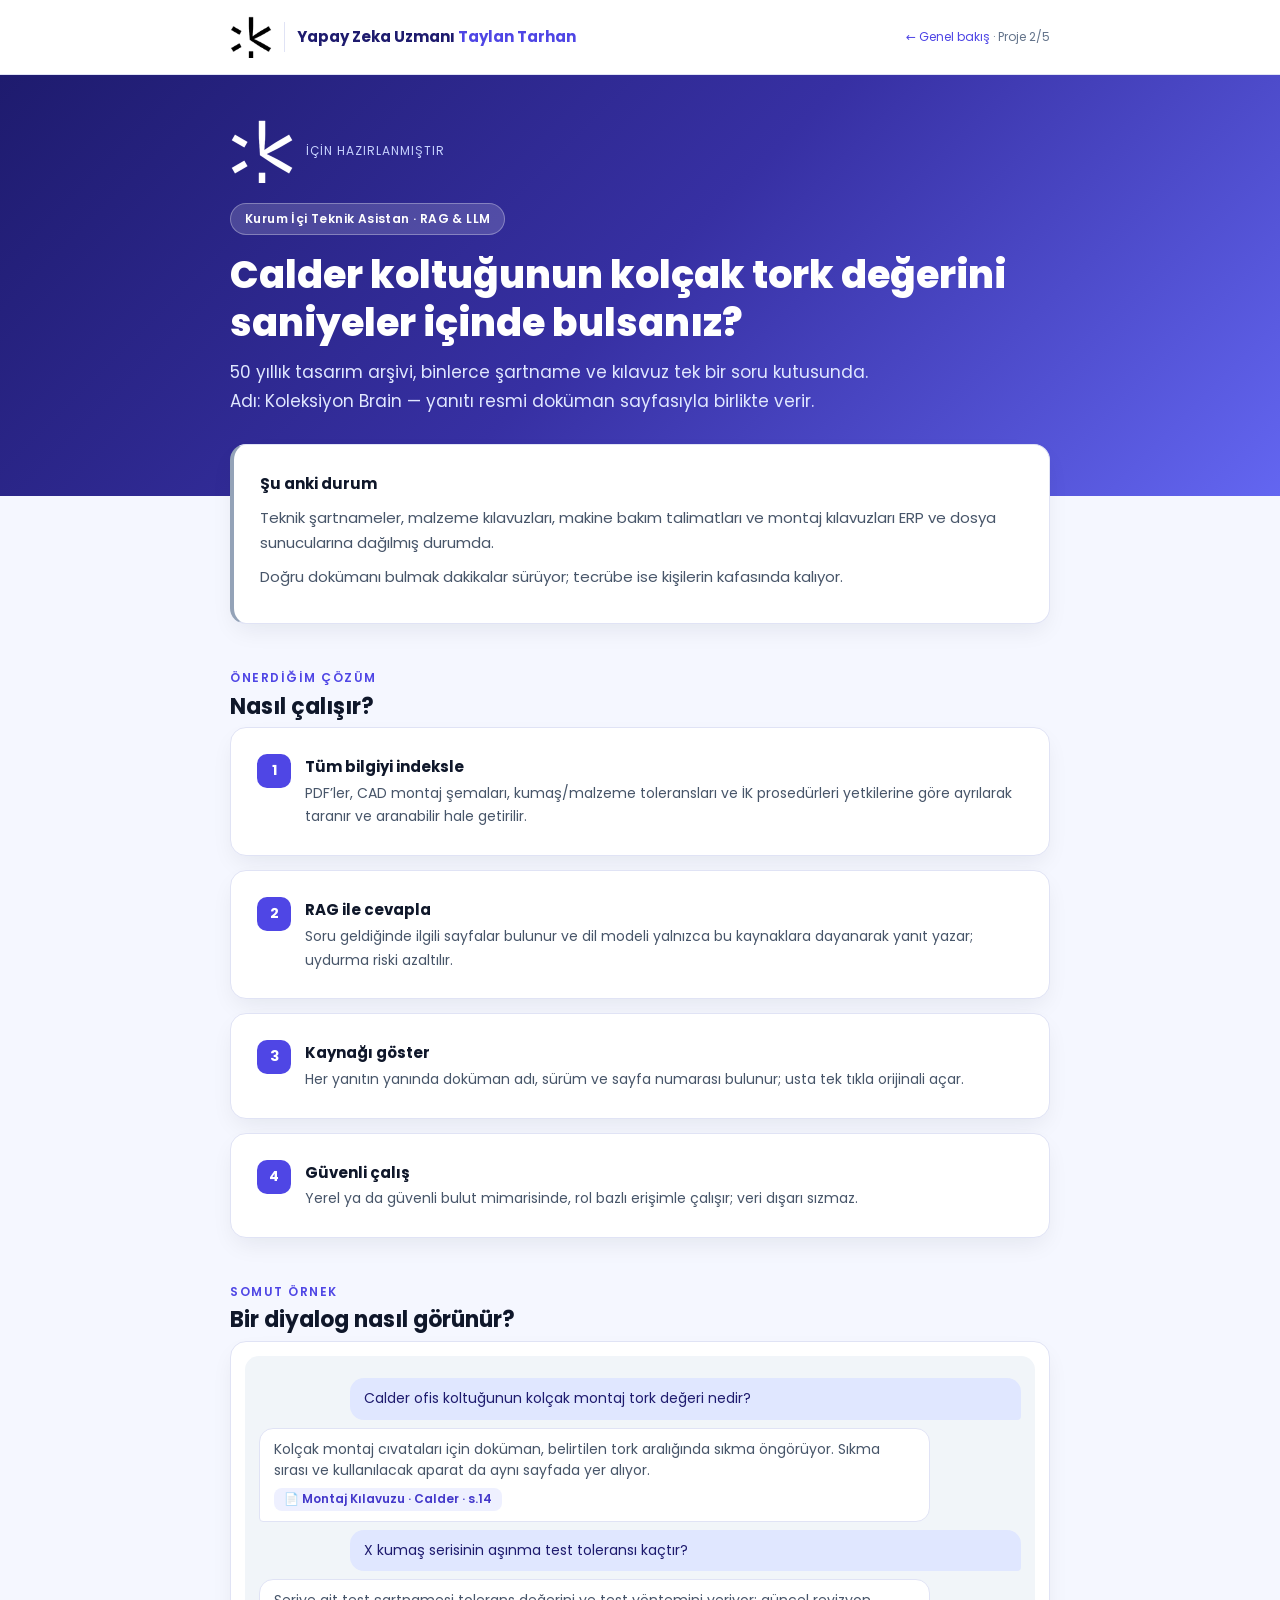
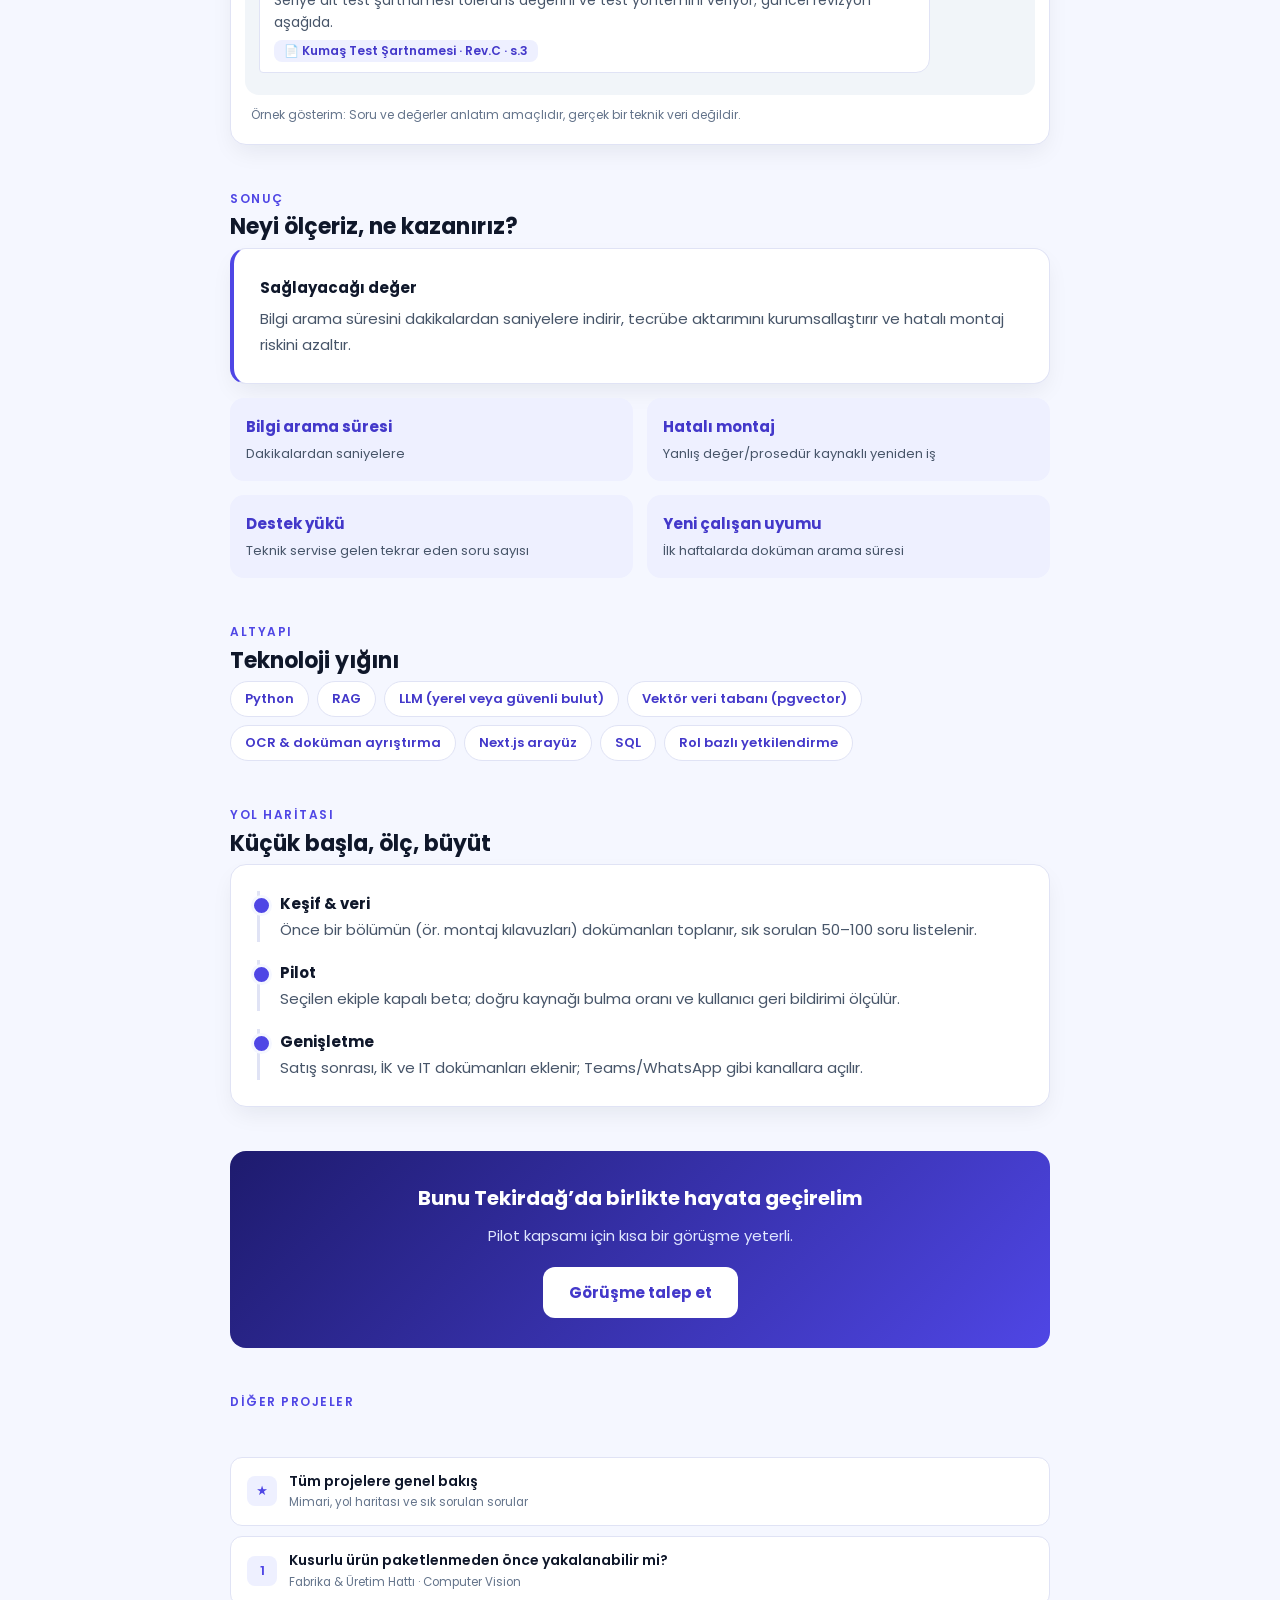
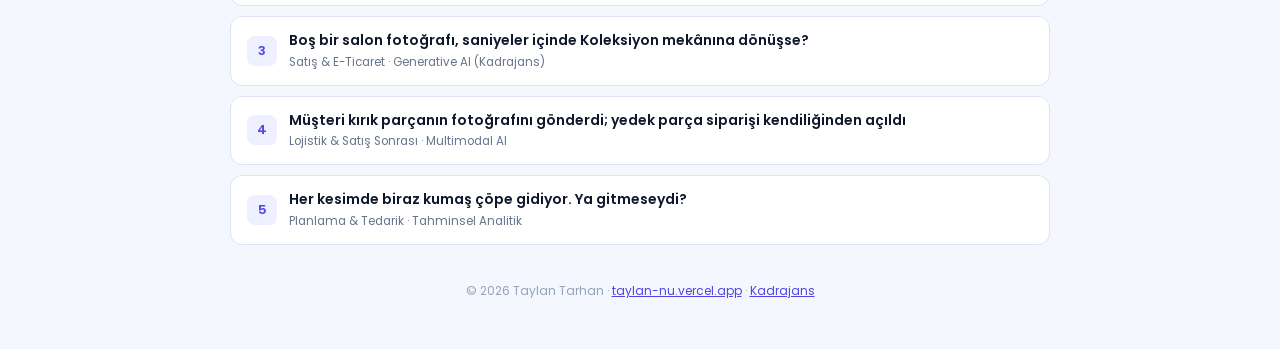
<file: koleksiyon/koleksiyon-brain.html>
<!DOCTYPE html>
<html lang="tr"><head><meta charset="utf-8"><base href="/koleksiyon/"><meta name="viewport" content="width=device-width,initial-scale=1">
<title>Calder koltuğunun kolçak tork değerini saniyeler içinde bulsanız? — Koleksiyon için Yapay Zekâ</title>
<meta name="description" content="50 yıllık tasarım arşivi, binlerce şartname ve kılavuz tek bir soru kutusunda. Adı: Koleksiyon Brain — yanıtı resmi doküman sayfasıyla birlikte verir.">
<link rel="icon" type="image/png" href="favicon.png"><link rel="apple-touch-icon" href="apple-touch-icon.png"><link href="https://fonts.googleapis.com/css2?family=Poppins:wght@400;500;600;700;800&display=swap" rel="stylesheet">
<style>
:root{--ink:#0f172a;--body:#475569;--brand:#4f46e5;--brand2:#4338ca;--navy:#1e1b6e;--soft:#eef0ff;--bg:#f5f7ff;--line:#e0e3f5}
*{box-sizing:border-box}html{-webkit-text-size-adjust:100%}
body{margin:0;background:var(--bg);color:var(--body);font-family:'Poppins',system-ui,-apple-system,'Segoe UI',Arial,sans-serif;font-size:15px;line-height:1.7}
a{color:var(--brand)}
.wrap{max-width:860px;margin:0 auto;padding:0 20px}
.top{background:#fff;border-bottom:1px solid var(--line)}
.top .wrap{display:flex;justify-content:space-between;align-items:center;padding:16px 20px;gap:12px;flex-wrap:wrap}
.brand{font-weight:700;color:var(--navy);font-size:15px;display:flex;align-items:center;gap:12px}.brand img{height:42px;width:auto;display:block}.brand .sep{width:1px;height:30px;background:var(--line)}.brand em{font-style:normal;color:var(--brand)}
.hl{display:flex;align-items:center;gap:12px;margin-bottom:20px;font-size:12px;letter-spacing:1px;text-transform:uppercase;color:#c7d2fe}.hl img{height:64px;width:auto;display:block}
.crumb{font-size:12px;color:#64748b}
.hero{background:linear-gradient(135deg,#1e1b6e 0%,#3730a3 50%,#6366f1 100%);color:#fff;padding:44px 0 80px}
.badge{display:inline-block;background:rgba(255,255,255,.16);border:1px solid rgba(255,255,255,.3);border-radius:999px;padding:5px 14px;font-size:12px;font-weight:600;letter-spacing:.4px}
.hero h1{margin:16px 0 12px;font-size:clamp(24px,5vw,38px);line-height:1.25;font-weight:800}
.hero p.lead{margin:0;font-size:clamp(15px,2.4vw,17px);color:#e0e7ff;max-width:640px}
.card{background:#fff;border:1px solid var(--line);border-radius:16px;box-shadow:0 10px 25px -5px rgba(15,23,42,.08);padding:26px}
.pull{margin-top:-52px}
h2{margin:44px 0 6px;font-size:22px;line-height:1.3;color:var(--ink)}
.eyebrow{font-size:12px;font-weight:600;letter-spacing:1.5px;color:var(--brand);text-transform:uppercase;margin:44px 0 0}
.eyebrow+h2{margin-top:4px}
.grid{display:grid;gap:14px}.g2{grid-template-columns:repeat(2,1fr)}.g3{grid-template-columns:repeat(3,1fr)}
@media(max-width:700px){.g2,.g3{grid-template-columns:1fr}.card{padding:20px}}
.step{display:flex;gap:14px;align-items:flex-start}
.num{flex:none;width:34px;height:34px;border-radius:10px;background:var(--brand);color:#fff;font-weight:700;display:flex;align-items:center;justify-content:center;font-size:14px}
.step b,.card b{color:var(--ink)}
.step p{margin:2px 0 0;font-size:14px}
.now{border-left:4px solid #94a3b8}.sol{border-left:4px solid var(--brand)}
.kpi{background:var(--soft);border-radius:14px;padding:16px}.kpi b{display:block;color:var(--brand2);font-size:15px}.kpi span{font-size:13px}
.chips{display:flex;flex-wrap:wrap;gap:8px}.chip{background:#fff;border:1px solid var(--line);border-radius:999px;padding:6px 14px;font-size:13px;font-weight:600;color:var(--brand2)}
.phase{position:relative;padding-left:20px;border-left:3px solid var(--line)}.phase+.phase{margin-top:18px}
.phase:before{content:"";position:absolute;left:-9px;top:4px;width:15px;height:15px;border-radius:50%;background:var(--brand);border:3px solid var(--bg)}
.phase b{display:block;color:var(--ink)}
.mock{background:#0f172a;color:#e2e8f0;border-radius:14px;padding:18px;font-size:13px}
.note{font-size:12px;color:#94a3b8;margin-top:10px}
.bub{border-radius:14px;padding:10px 14px;max-width:88%;font-size:14px;line-height:1.55;margin:8px 0}
.bu{background:#e0e7ff;color:#1e1b6e;margin-left:auto;border-bottom-right-radius:4px}
.bb{background:#fff;border:1px solid var(--line);color:var(--body);border-bottom-left-radius:4px}
.src{display:inline-block;margin-top:6px;background:var(--soft);color:var(--brand2);border-radius:8px;padding:2px 10px;font-size:12px;font-weight:600}
.chat{background:#f1f5f9;border-radius:14px;padding:14px}
.cta{background:linear-gradient(135deg,#1e1b6e,#4f46e5);color:#fff;border-radius:16px;padding:30px;text-align:center;margin-top:44px}
.cta h3{margin:0 0 8px;font-size:20px}.cta p{margin:0 0 18px;color:#e0e7ff}
.btn{display:inline-block;background:#fff;color:var(--brand2);font-weight:700;border-radius:12px;padding:13px 26px;text-decoration:none}
.nav{margin:44px 0 0;display:grid;gap:10px}
.nav a{display:flex;gap:12px;align-items:center;background:#fff;border:1px solid var(--line);border-radius:12px;padding:12px 16px;text-decoration:none;color:var(--ink);font-weight:600;font-size:14px}
.nav a small{display:block;font-weight:400;color:#64748b}
.nav .n{flex:none;width:30px;height:30px;border-radius:8px;background:var(--soft);color:var(--brand);display:flex;align-items:center;justify-content:center;font-size:13px}
footer{padding:36px 0 48px;font-size:12px;color:#94a3b8;text-align:center}
svg{max-width:100%;height:auto;display:block}
</style></head><body>
<div class="top"><div class="wrap"><div class="brand"><a href="index.html"><img src="[data-uri]" alt="Koleksiyon"></a><span class="sep"></span><span>Yapay Zeka Uzmanı <em>Taylan Tarhan</em></span></div><div class="crumb"><a href="index.html" style="text-decoration:none">← Genel bakış</a> · Proje 2/5</div></div></div>
<div class="hero"><div class="wrap"><div class="hl"><img src="[data-uri]" alt="Koleksiyon"><span>için hazırlanmıştır</span></div><span class="badge">Kurum İçi Teknik Asistan · RAG &amp; LLM</span><h1>Calder koltuğunun kolçak tork değerini saniyeler içinde bulsanız?</h1><p class="lead">50 yıllık tasarım arşivi, binlerce şartname ve kılavuz tek bir soru kutusunda. Adı: Koleksiyon Brain — yanıtı resmi doküman sayfasıyla birlikte verir.</p></div></div>
<div class="wrap">
<div class="card pull now"><b>Şu anki durum</b><div style="margin-top:8px"><p style="margin:0 0 8px">Teknik şartnameler, malzeme kılavuzları, makine bakım talimatları ve montaj kılavuzları ERP ve dosya sunucularına dağılmış durumda.</p><p style="margin:0 0 8px">Doğru dokümanı bulmak dakikalar sürüyor; tecrübe ise kişilerin kafasında kalıyor.</p></div></div>
<div class="eyebrow">Önerdiğim çözüm</div><h2>Nasıl çalışır?</h2><div class="grid"><div class="card step"><div class="num">1</div><div><b>Tüm bilgiyi indeksle</b><p>PDF’ler, CAD montaj şemaları, kumaş/malzeme toleransları ve İK prosedürleri yetkilerine göre ayrılarak taranır ve aranabilir hale getirilir.</p></div></div><div class="card step"><div class="num">2</div><div><b>RAG ile cevapla</b><p>Soru geldiğinde ilgili sayfalar bulunur ve dil modeli yalnızca bu kaynaklara dayanarak yanıt yazar; uydurma riski azaltılır.</p></div></div><div class="card step"><div class="num">3</div><div><b>Kaynağı göster</b><p>Her yanıtın yanında doküman adı, sürüm ve sayfa numarası bulunur; usta tek tıkla orijinali açar.</p></div></div><div class="card step"><div class="num">4</div><div><b>Güvenli çalış</b><p>Yerel ya da güvenli bulut mimarisinde, rol bazlı erişimle çalışır; veri dışarı sızmaz.</p></div></div></div>
<div class="eyebrow">Somut örnek</div><h2>Bir diyalog nasıl görünür?</h2>
<div class="card" style="padding:14px"><div class="chat"><div class="bub bu">Calder ofis koltuğunun kolçak montaj tork değeri nedir?</div>
<div class="bub bb">Kolçak montaj cıvataları için doküman, belirtilen tork aralığında sıkma öngörüyor. Sıkma sırası ve kullanılacak aparat da aynı sayfada yer alıyor.<br><span class="src">📄 Montaj Kılavuzu · Calder · s.14</span></div>
<div class="bub bu">X kumaş serisinin aşınma test toleransı kaçtır?</div>
<div class="bub bb">Seriye ait test şartnamesi tolerans değerini ve test yöntemini veriyor; güncel revizyon aşağıda.<br><span class="src">📄 Kumaş Test Şartnamesi · Rev.C · s.3</span></div></div><div class="note" style="color:#64748b;padding:0 6px 4px">Örnek gösterim: Soru ve değerler anlatım amaçlıdır, gerçek bir teknik veri değildir.</div></div>
<div class="eyebrow">Sonuç</div><h2>Neyi ölçeriz, ne kazanırız?</h2>
<div class="card sol"><b>Sağlayacağı değer</b><p style="margin:6px 0 0">Bilgi arama süresini dakikalardan saniyelere indirir, tecrübe aktarımını kurumsallaştırır ve hatalı montaj riskini azaltır.</p></div>
<div class="grid g2" style="margin-top:14px"><div class="kpi"><b>Bilgi arama süresi</b><span>Dakikalardan saniyelere</span></div><div class="kpi"><b>Hatalı montaj</b><span>Yanlış değer/prosedür kaynaklı yeniden iş</span></div><div class="kpi"><b>Destek yükü</b><span>Teknik servise gelen tekrar eden soru sayısı</span></div><div class="kpi"><b>Yeni çalışan uyumu</b><span>İlk haftalarda doküman arama süresi</span></div></div>
<div class="eyebrow">Altyapı</div><h2>Teknoloji yığını</h2><div class="chips"><span class="chip">Python</span><span class="chip">RAG</span><span class="chip">LLM (yerel veya güvenli bulut)</span><span class="chip">Vektör veri tabanı (pgvector)</span><span class="chip">OCR &amp; doküman ayrıştırma</span><span class="chip">Next.js arayüz</span><span class="chip">SQL</span><span class="chip">Rol bazlı yetkilendirme</span></div>
<div class="eyebrow">Yol haritası</div><h2>Küçük başla, ölç, büyüt</h2><div class="card"><div class="phase"><b>Keşif &amp; veri</b>Önce bir bölümün (ör. montaj kılavuzları) dokümanları toplanır, sık sorulan 50–100 soru listelenir.</div><div class="phase"><b>Pilot</b>Seçilen ekiple kapalı beta; doğru kaynağı bulma oranı ve kullanıcı geri bildirimi ölçülür.</div><div class="phase"><b>Genişletme</b>Satış sonrası, İK ve IT dokümanları eklenir; Teams/WhatsApp gibi kanallara açılır.</div></div>
<div class="cta"><h3>Bunu Tekirdağ’da birlikte hayata geçirelim</h3><p>Pilot kapsamı için kısa bir görüşme yeterli.</p><a class="btn" href="mailto:taylan@kadrajans.com.tr?subject=Koleksiyon%20-%20koleksiyon-brain">Görüşme talep et</a></div>
<div class="eyebrow" style="margin-top:44px">Diğer projeler</div><div class="nav"><a href="index.html"><span class="n">★</span><span>Tüm projelere genel bakış<small>Mimari, yol haritası ve sık sorulan sorular</small></span></a><a href="kalite-kusur-tespiti.html"><span class="n">1</span><span>Kusurlu ürün paketlenmeden önce yakalanabilir mi?<small>Fabrika &amp; Üretim Hattı · Computer Vision</small></span></a><a href="ai-mekan-kuratoru.html"><span class="n">3</span><span>Boş bir salon fotoğrafı, saniyeler içinde Koleksiyon mekânına dönüşse?<small>Satış &amp; E-Ticaret · Generative AI (Kadrajans)</small></span></a><a href="montaj-hasar-botu.html"><span class="n">4</span><span>Müşteri kırık parçanın fotoğrafını gönderdi; yedek parça siparişi kendiliğinden açıldı<small>Lojistik &amp; Satış Sonrası · Multimodal AI</small></span></a><a href="talep-fire-optimizasyonu.html"><span class="n">5</span><span>Her kesimde biraz kumaş çöpe gidiyor. Ya gitmeseydi?<small>Planlama &amp; Tedarik · Tahminsel Analitik</small></span></a></div>
</div><footer><div class="wrap">© 2026 Taylan Tarhan · <a href="https://taylan-nu.vercel.app">taylan-nu.vercel.app</a> · <a href="https://kadrajans.vercel.app">Kadrajans</a></div></footer></body></html>
</file>
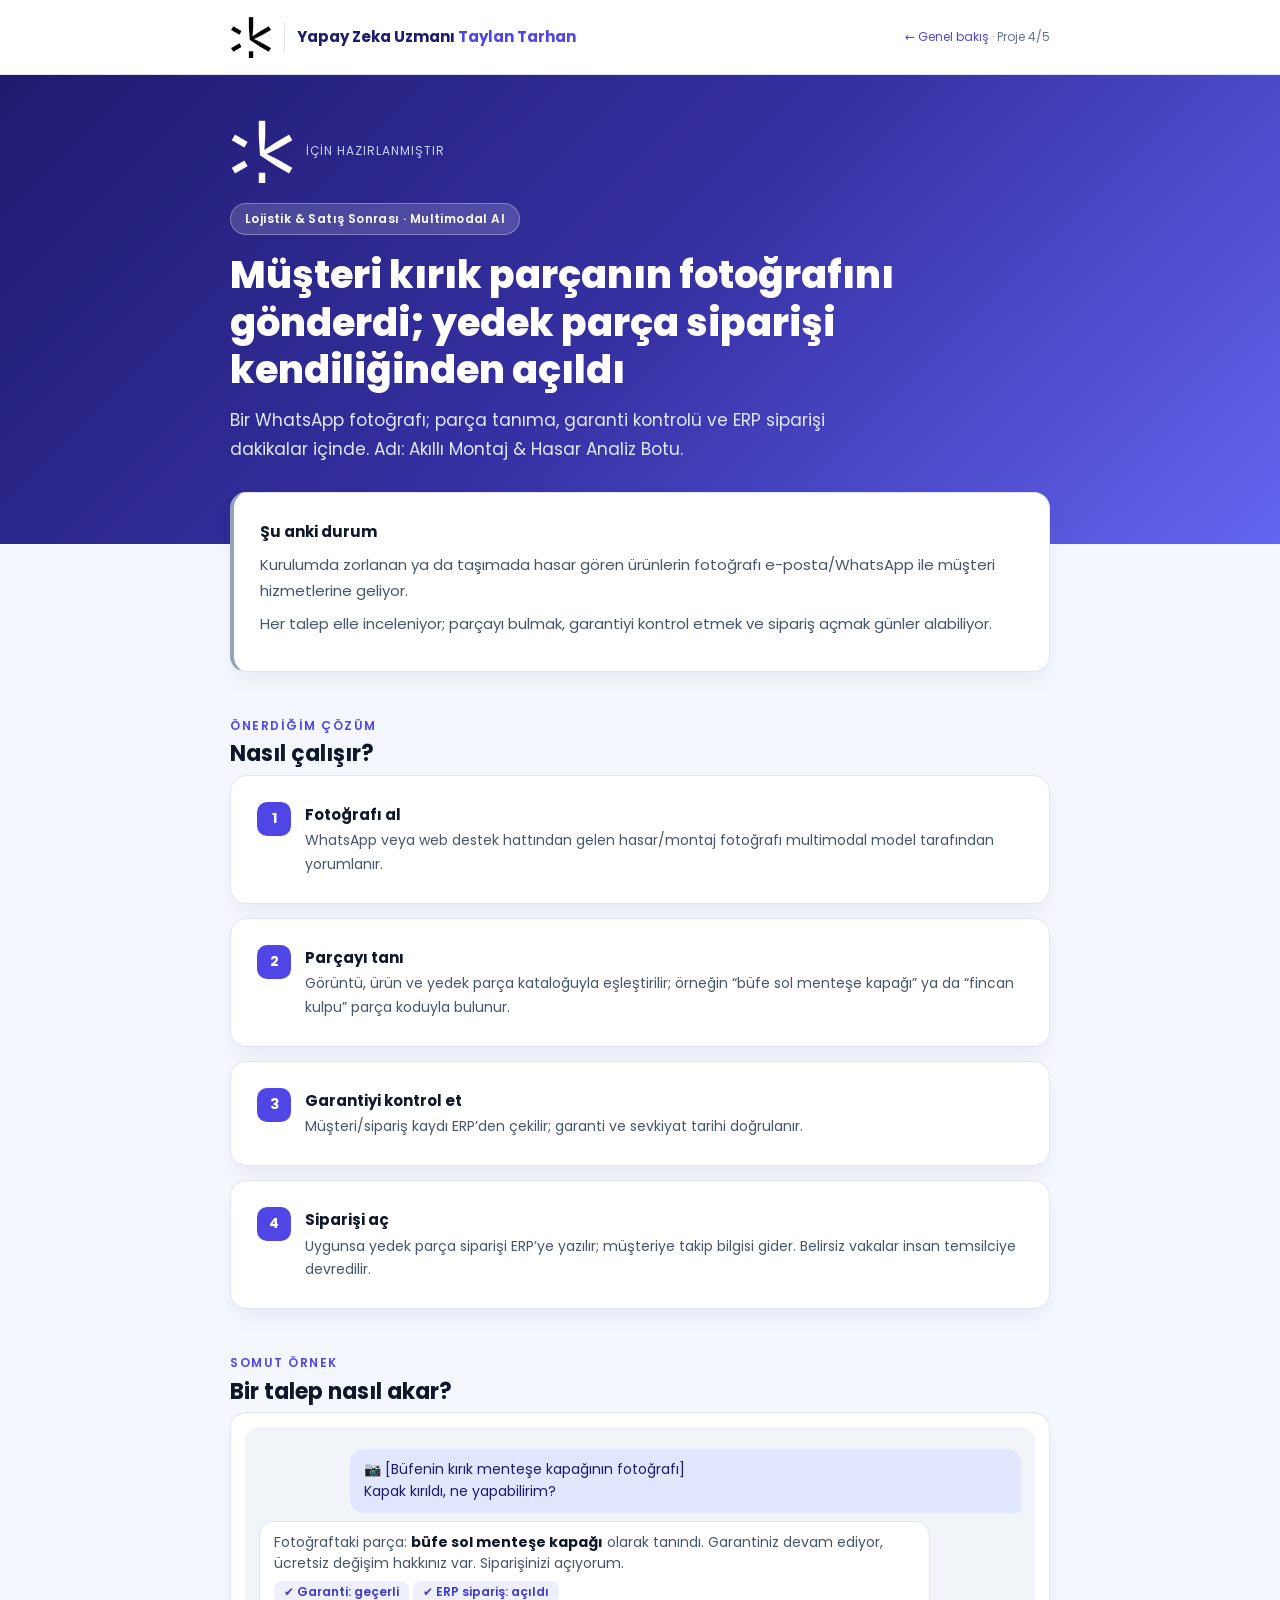
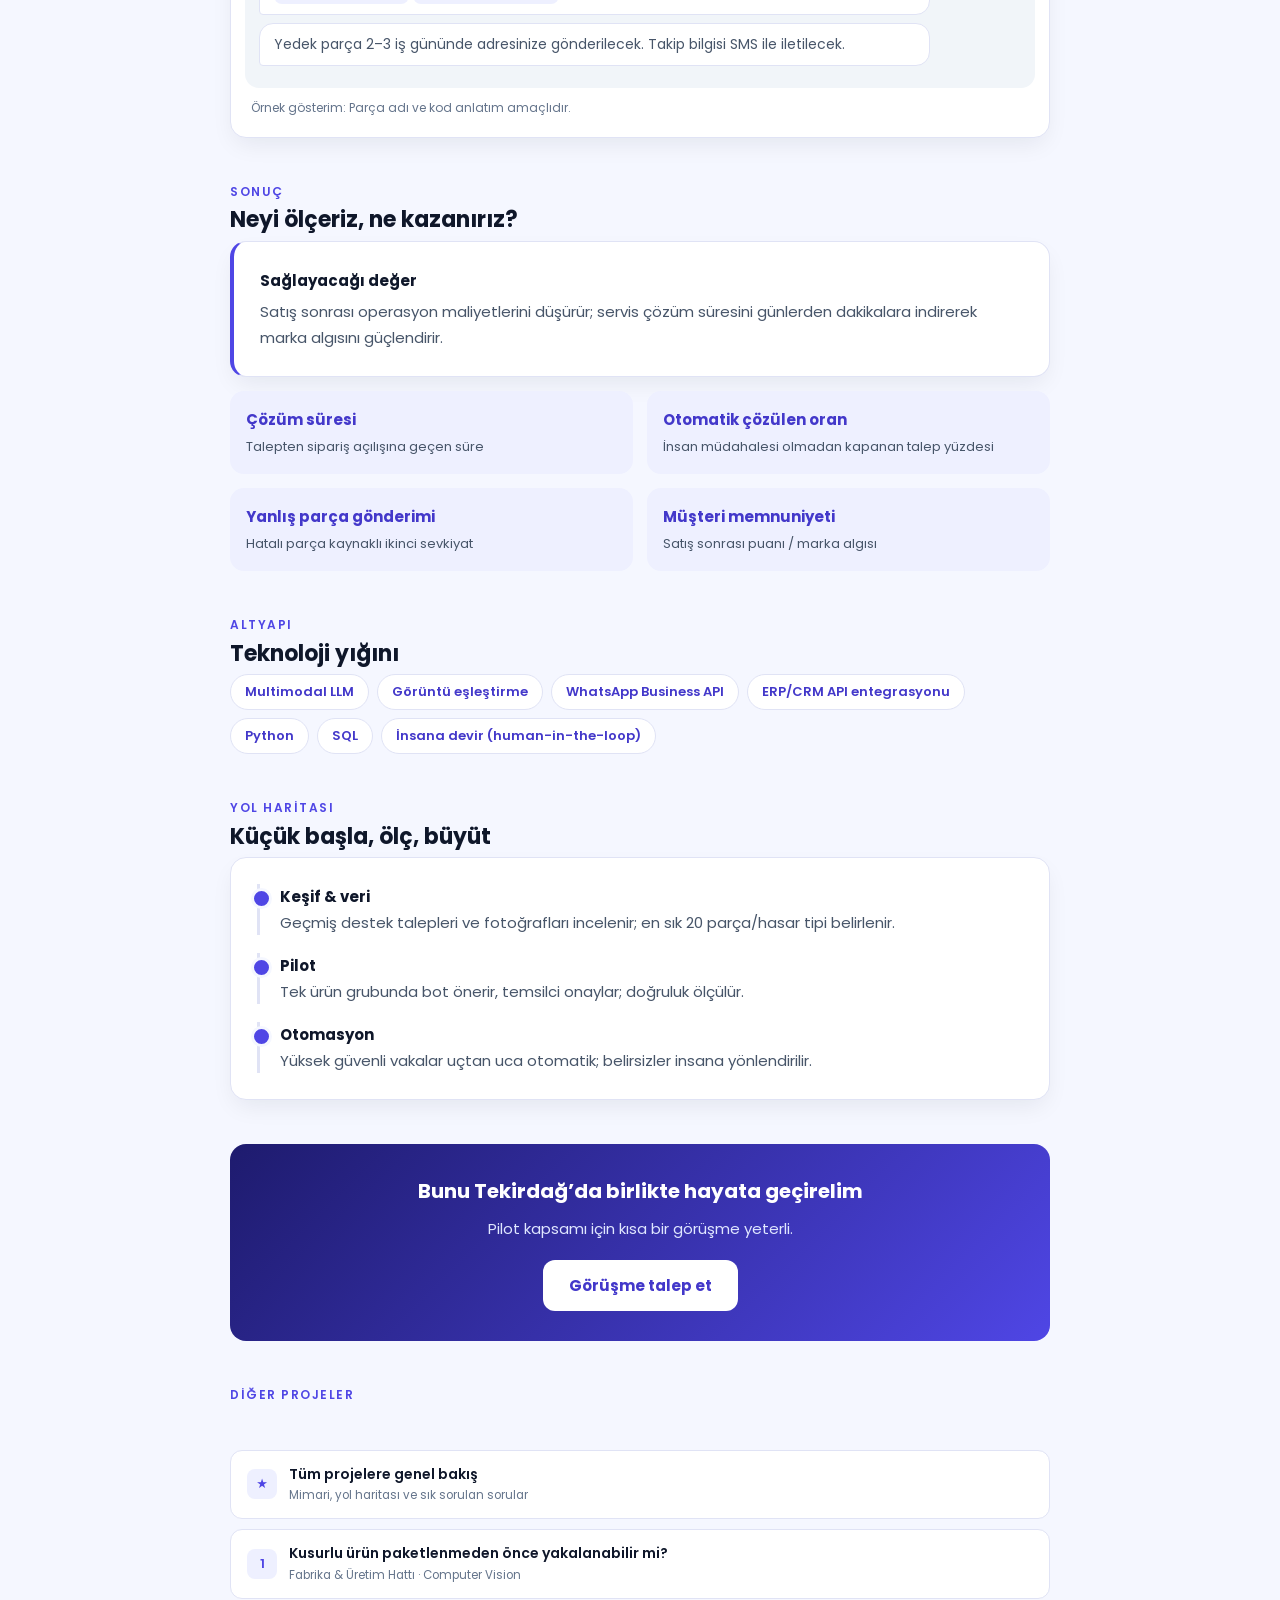
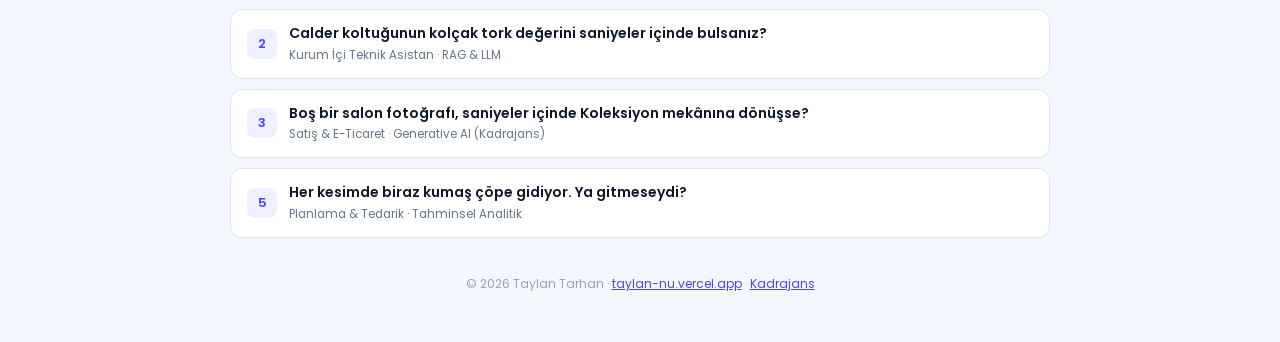
<file: koleksiyon/montaj-hasar-botu.html>
<!DOCTYPE html>
<html lang="tr"><head><meta charset="utf-8"><base href="/koleksiyon/"><meta name="viewport" content="width=device-width,initial-scale=1">
<title>Müşteri kırık parçanın fotoğrafını gönderdi; yedek parça siparişi kendiliğinden açıldı — Koleksiyon için Yapay Zekâ</title>
<meta name="description" content="Bir WhatsApp fotoğrafı; parça tanıma, garanti kontrolü ve ERP siparişi dakikalar içinde. Adı: Akıllı Montaj &amp; Hasar Analiz Botu.">
<link rel="icon" type="image/png" href="favicon.png"><link rel="apple-touch-icon" href="apple-touch-icon.png"><link href="https://fonts.googleapis.com/css2?family=Poppins:wght@400;500;600;700;800&display=swap" rel="stylesheet">
<style>
:root{--ink:#0f172a;--body:#475569;--brand:#4f46e5;--brand2:#4338ca;--navy:#1e1b6e;--soft:#eef0ff;--bg:#f5f7ff;--line:#e0e3f5}
*{box-sizing:border-box}html{-webkit-text-size-adjust:100%}
body{margin:0;background:var(--bg);color:var(--body);font-family:'Poppins',system-ui,-apple-system,'Segoe UI',Arial,sans-serif;font-size:15px;line-height:1.7}
a{color:var(--brand)}
.wrap{max-width:860px;margin:0 auto;padding:0 20px}
.top{background:#fff;border-bottom:1px solid var(--line)}
.top .wrap{display:flex;justify-content:space-between;align-items:center;padding:16px 20px;gap:12px;flex-wrap:wrap}
.brand{font-weight:700;color:var(--navy);font-size:15px;display:flex;align-items:center;gap:12px}.brand img{height:42px;width:auto;display:block}.brand .sep{width:1px;height:30px;background:var(--line)}.brand em{font-style:normal;color:var(--brand)}
.hl{display:flex;align-items:center;gap:12px;margin-bottom:20px;font-size:12px;letter-spacing:1px;text-transform:uppercase;color:#c7d2fe}.hl img{height:64px;width:auto;display:block}
.crumb{font-size:12px;color:#64748b}
.hero{background:linear-gradient(135deg,#1e1b6e 0%,#3730a3 50%,#6366f1 100%);color:#fff;padding:44px 0 80px}
.badge{display:inline-block;background:rgba(255,255,255,.16);border:1px solid rgba(255,255,255,.3);border-radius:999px;padding:5px 14px;font-size:12px;font-weight:600;letter-spacing:.4px}
.hero h1{margin:16px 0 12px;font-size:clamp(24px,5vw,38px);line-height:1.25;font-weight:800}
.hero p.lead{margin:0;font-size:clamp(15px,2.4vw,17px);color:#e0e7ff;max-width:640px}
.card{background:#fff;border:1px solid var(--line);border-radius:16px;box-shadow:0 10px 25px -5px rgba(15,23,42,.08);padding:26px}
.pull{margin-top:-52px}
h2{margin:44px 0 6px;font-size:22px;line-height:1.3;color:var(--ink)}
.eyebrow{font-size:12px;font-weight:600;letter-spacing:1.5px;color:var(--brand);text-transform:uppercase;margin:44px 0 0}
.eyebrow+h2{margin-top:4px}
.grid{display:grid;gap:14px}.g2{grid-template-columns:repeat(2,1fr)}.g3{grid-template-columns:repeat(3,1fr)}
@media(max-width:700px){.g2,.g3{grid-template-columns:1fr}.card{padding:20px}}
.step{display:flex;gap:14px;align-items:flex-start}
.num{flex:none;width:34px;height:34px;border-radius:10px;background:var(--brand);color:#fff;font-weight:700;display:flex;align-items:center;justify-content:center;font-size:14px}
.step b,.card b{color:var(--ink)}
.step p{margin:2px 0 0;font-size:14px}
.now{border-left:4px solid #94a3b8}.sol{border-left:4px solid var(--brand)}
.kpi{background:var(--soft);border-radius:14px;padding:16px}.kpi b{display:block;color:var(--brand2);font-size:15px}.kpi span{font-size:13px}
.chips{display:flex;flex-wrap:wrap;gap:8px}.chip{background:#fff;border:1px solid var(--line);border-radius:999px;padding:6px 14px;font-size:13px;font-weight:600;color:var(--brand2)}
.phase{position:relative;padding-left:20px;border-left:3px solid var(--line)}.phase+.phase{margin-top:18px}
.phase:before{content:"";position:absolute;left:-9px;top:4px;width:15px;height:15px;border-radius:50%;background:var(--brand);border:3px solid var(--bg)}
.phase b{display:block;color:var(--ink)}
.mock{background:#0f172a;color:#e2e8f0;border-radius:14px;padding:18px;font-size:13px}
.note{font-size:12px;color:#94a3b8;margin-top:10px}
.bub{border-radius:14px;padding:10px 14px;max-width:88%;font-size:14px;line-height:1.55;margin:8px 0}
.bu{background:#e0e7ff;color:#1e1b6e;margin-left:auto;border-bottom-right-radius:4px}
.bb{background:#fff;border:1px solid var(--line);color:var(--body);border-bottom-left-radius:4px}
.src{display:inline-block;margin-top:6px;background:var(--soft);color:var(--brand2);border-radius:8px;padding:2px 10px;font-size:12px;font-weight:600}
.chat{background:#f1f5f9;border-radius:14px;padding:14px}
.cta{background:linear-gradient(135deg,#1e1b6e,#4f46e5);color:#fff;border-radius:16px;padding:30px;text-align:center;margin-top:44px}
.cta h3{margin:0 0 8px;font-size:20px}.cta p{margin:0 0 18px;color:#e0e7ff}
.btn{display:inline-block;background:#fff;color:var(--brand2);font-weight:700;border-radius:12px;padding:13px 26px;text-decoration:none}
.nav{margin:44px 0 0;display:grid;gap:10px}
.nav a{display:flex;gap:12px;align-items:center;background:#fff;border:1px solid var(--line);border-radius:12px;padding:12px 16px;text-decoration:none;color:var(--ink);font-weight:600;font-size:14px}
.nav a small{display:block;font-weight:400;color:#64748b}
.nav .n{flex:none;width:30px;height:30px;border-radius:8px;background:var(--soft);color:var(--brand);display:flex;align-items:center;justify-content:center;font-size:13px}
footer{padding:36px 0 48px;font-size:12px;color:#94a3b8;text-align:center}
svg{max-width:100%;height:auto;display:block}
</style></head><body>
<div class="top"><div class="wrap"><div class="brand"><a href="index.html"><img src="[data-uri]" alt="Koleksiyon"></a><span class="sep"></span><span>Yapay Zeka Uzmanı <em>Taylan Tarhan</em></span></div><div class="crumb"><a href="index.html" style="text-decoration:none">← Genel bakış</a> · Proje 4/5</div></div></div>
<div class="hero"><div class="wrap"><div class="hl"><img src="[data-uri]" alt="Koleksiyon"><span>için hazırlanmıştır</span></div><span class="badge">Lojistik &amp; Satış Sonrası · Multimodal AI</span><h1>Müşteri kırık parçanın fotoğrafını gönderdi; yedek parça siparişi kendiliğinden açıldı</h1><p class="lead">Bir WhatsApp fotoğrafı; parça tanıma, garanti kontrolü ve ERP siparişi dakikalar içinde. Adı: Akıllı Montaj &amp; Hasar Analiz Botu.</p></div></div>
<div class="wrap">
<div class="card pull now"><b>Şu anki durum</b><div style="margin-top:8px"><p style="margin:0 0 8px">Kurulumda zorlanan ya da taşımada hasar gören ürünlerin fotoğrafı e-posta/WhatsApp ile müşteri hizmetlerine geliyor.</p><p style="margin:0 0 8px">Her talep elle inceleniyor; parçayı bulmak, garantiyi kontrol etmek ve sipariş açmak günler alabiliyor.</p></div></div>
<div class="eyebrow">Önerdiğim çözüm</div><h2>Nasıl çalışır?</h2><div class="grid"><div class="card step"><div class="num">1</div><div><b>Fotoğrafı al</b><p>WhatsApp veya web destek hattından gelen hasar/montaj fotoğrafı multimodal model tarafından yorumlanır.</p></div></div><div class="card step"><div class="num">2</div><div><b>Parçayı tanı</b><p>Görüntü, ürün ve yedek parça kataloğuyla eşleştirilir; örneğin “büfe sol menteşe kapağı” ya da “fincan kulpu” parça koduyla bulunur.</p></div></div><div class="card step"><div class="num">3</div><div><b>Garantiyi kontrol et</b><p>Müşteri/sipariş kaydı ERP’den çekilir; garanti ve sevkiyat tarihi doğrulanır.</p></div></div><div class="card step"><div class="num">4</div><div><b>Siparişi aç</b><p>Uygunsa yedek parça siparişi ERP’ye yazılır; müşteriye takip bilgisi gider. Belirsiz vakalar insan temsilciye devredilir.</p></div></div></div>
<div class="eyebrow">Somut örnek</div><h2>Bir talep nasıl akar?</h2>
<div class="card" style="padding:14px"><div class="chat"><div class="bub bu">📷 [Büfenin kırık menteşe kapağının fotoğrafı]<br>Kapak kırıldı, ne yapabilirim?</div>
<div class="bub bb">Fotoğraftaki parça: <b>büfe sol menteşe kapağı</b> olarak tanındı. Garantiniz devam ediyor, ücretsiz değişim hakkınız var. Siparişinizi açıyorum.<br><span class="src">✔ Garanti: geçerli</span> <span class="src">✔ ERP sipariş: açıldı</span></div>
<div class="bub bb">Yedek parça 2–3 iş gününde adresinize gönderilecek. Takip bilgisi SMS ile iletilecek.</div></div><div class="note" style="color:#64748b;padding:0 6px 4px">Örnek gösterim: Parça adı ve kod anlatım amaçlıdır.</div></div>
<div class="eyebrow">Sonuç</div><h2>Neyi ölçeriz, ne kazanırız?</h2>
<div class="card sol"><b>Sağlayacağı değer</b><p style="margin:6px 0 0">Satış sonrası operasyon maliyetlerini düşürür; servis çözüm süresini günlerden dakikalara indirerek marka algısını güçlendirir.</p></div>
<div class="grid g2" style="margin-top:14px"><div class="kpi"><b>Çözüm süresi</b><span>Talepten sipariş açılışına geçen süre</span></div><div class="kpi"><b>Otomatik çözülen oran</b><span>İnsan müdahalesi olmadan kapanan talep yüzdesi</span></div><div class="kpi"><b>Yanlış parça gönderimi</b><span>Hatalı parça kaynaklı ikinci sevkiyat</span></div><div class="kpi"><b>Müşteri memnuniyeti</b><span>Satış sonrası puanı / marka algısı</span></div></div>
<div class="eyebrow">Altyapı</div><h2>Teknoloji yığını</h2><div class="chips"><span class="chip">Multimodal LLM</span><span class="chip">Görüntü eşleştirme</span><span class="chip">WhatsApp Business API</span><span class="chip">ERP/CRM API entegrasyonu</span><span class="chip">Python</span><span class="chip">SQL</span><span class="chip">İnsana devir (human-in-the-loop)</span></div>
<div class="eyebrow">Yol haritası</div><h2>Küçük başla, ölç, büyüt</h2><div class="card"><div class="phase"><b>Keşif &amp; veri</b>Geçmiş destek talepleri ve fotoğrafları incelenir; en sık 20 parça/hasar tipi belirlenir.</div><div class="phase"><b>Pilot</b>Tek ürün grubunda bot önerir, temsilci onaylar; doğruluk ölçülür.</div><div class="phase"><b>Otomasyon</b>Yüksek güvenli vakalar uçtan uca otomatik; belirsizler insana yönlendirilir.</div></div>
<div class="cta"><h3>Bunu Tekirdağ’da birlikte hayata geçirelim</h3><p>Pilot kapsamı için kısa bir görüşme yeterli.</p><a class="btn" href="mailto:taylan@kadrajans.com.tr?subject=Koleksiyon%20-%20montaj-hasar-botu">Görüşme talep et</a></div>
<div class="eyebrow" style="margin-top:44px">Diğer projeler</div><div class="nav"><a href="index.html"><span class="n">★</span><span>Tüm projelere genel bakış<small>Mimari, yol haritası ve sık sorulan sorular</small></span></a><a href="kalite-kusur-tespiti.html"><span class="n">1</span><span>Kusurlu ürün paketlenmeden önce yakalanabilir mi?<small>Fabrika &amp; Üretim Hattı · Computer Vision</small></span></a><a href="koleksiyon-brain.html"><span class="n">2</span><span>Calder koltuğunun kolçak tork değerini saniyeler içinde bulsanız?<small>Kurum İçi Teknik Asistan · RAG &amp; LLM</small></span></a><a href="ai-mekan-kuratoru.html"><span class="n">3</span><span>Boş bir salon fotoğrafı, saniyeler içinde Koleksiyon mekânına dönüşse?<small>Satış &amp; E-Ticaret · Generative AI (Kadrajans)</small></span></a><a href="talep-fire-optimizasyonu.html"><span class="n">5</span><span>Her kesimde biraz kumaş çöpe gidiyor. Ya gitmeseydi?<small>Planlama &amp; Tedarik · Tahminsel Analitik</small></span></a></div>
</div><footer><div class="wrap">© 2026 Taylan Tarhan · <a href="https://taylan-nu.vercel.app">taylan-nu.vercel.app</a> · <a href="https://kadrajans.vercel.app">Kadrajans</a></div></footer></body></html>
</file>
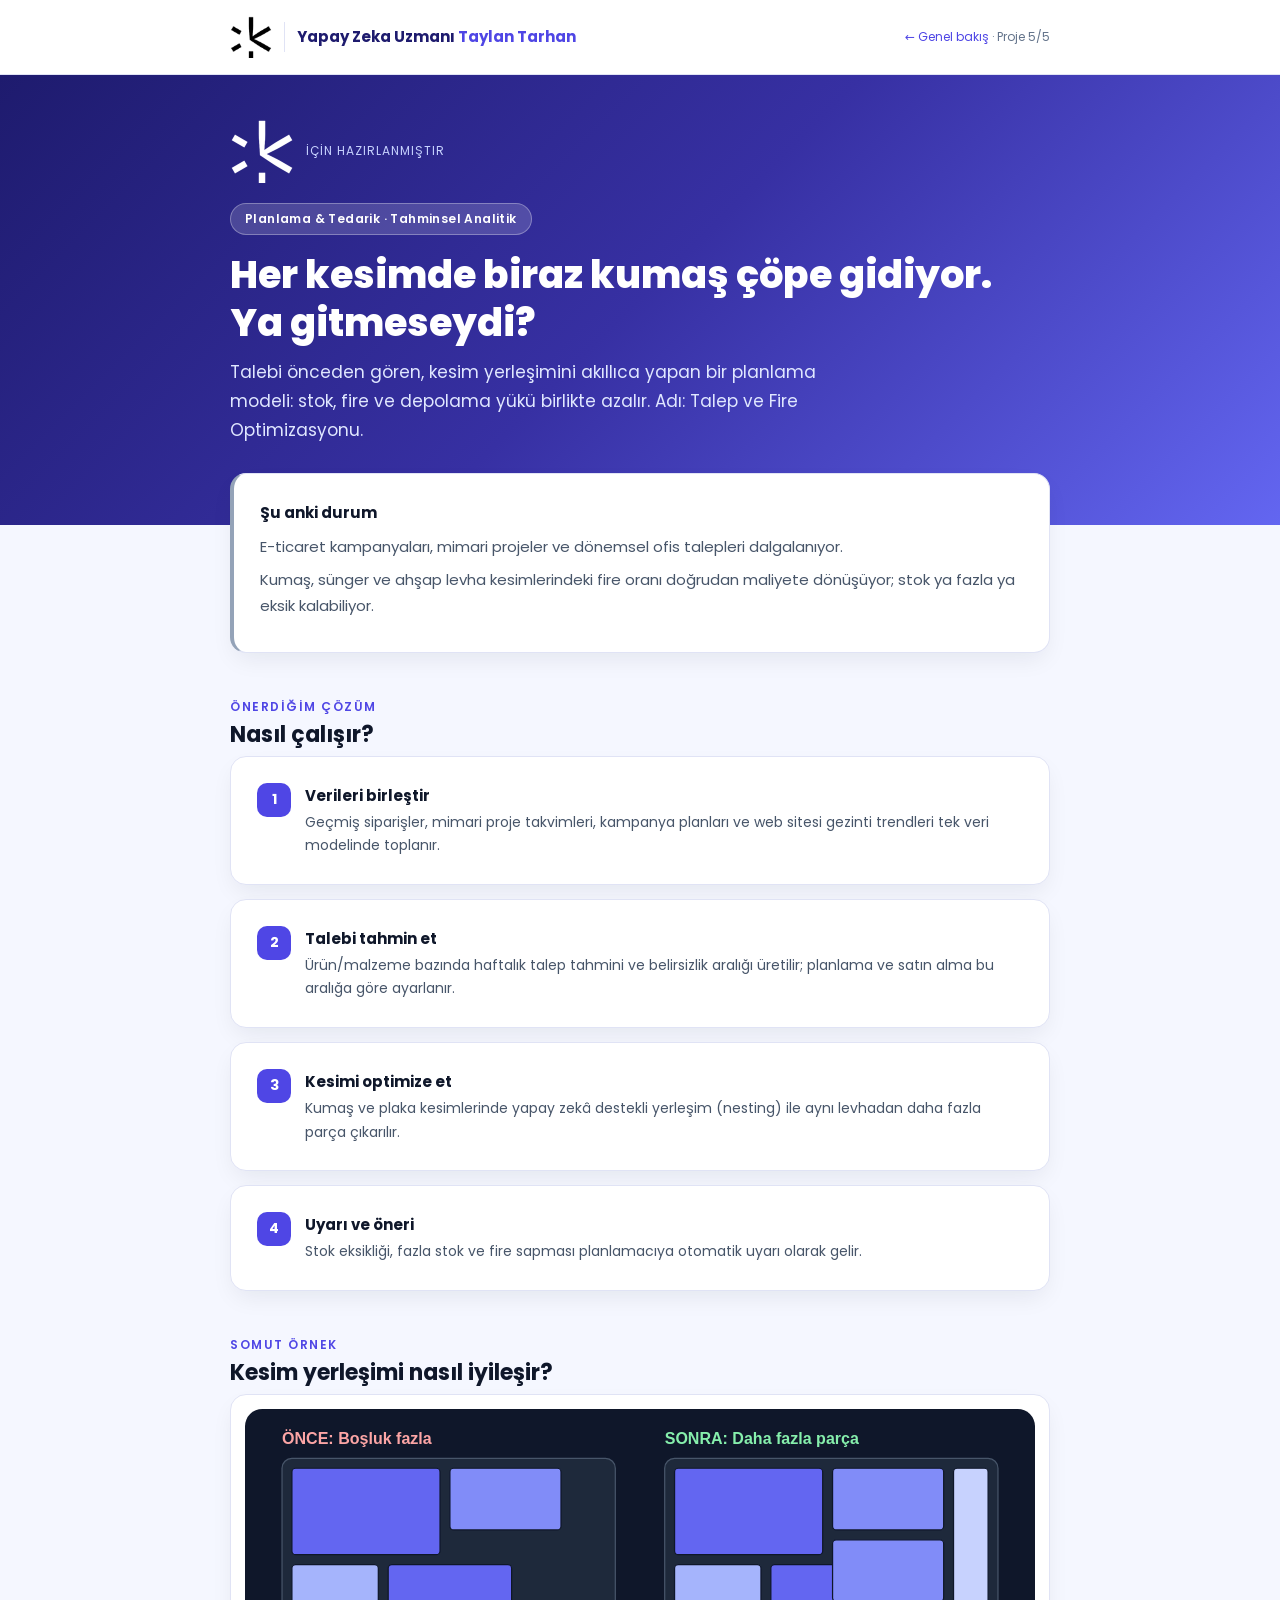
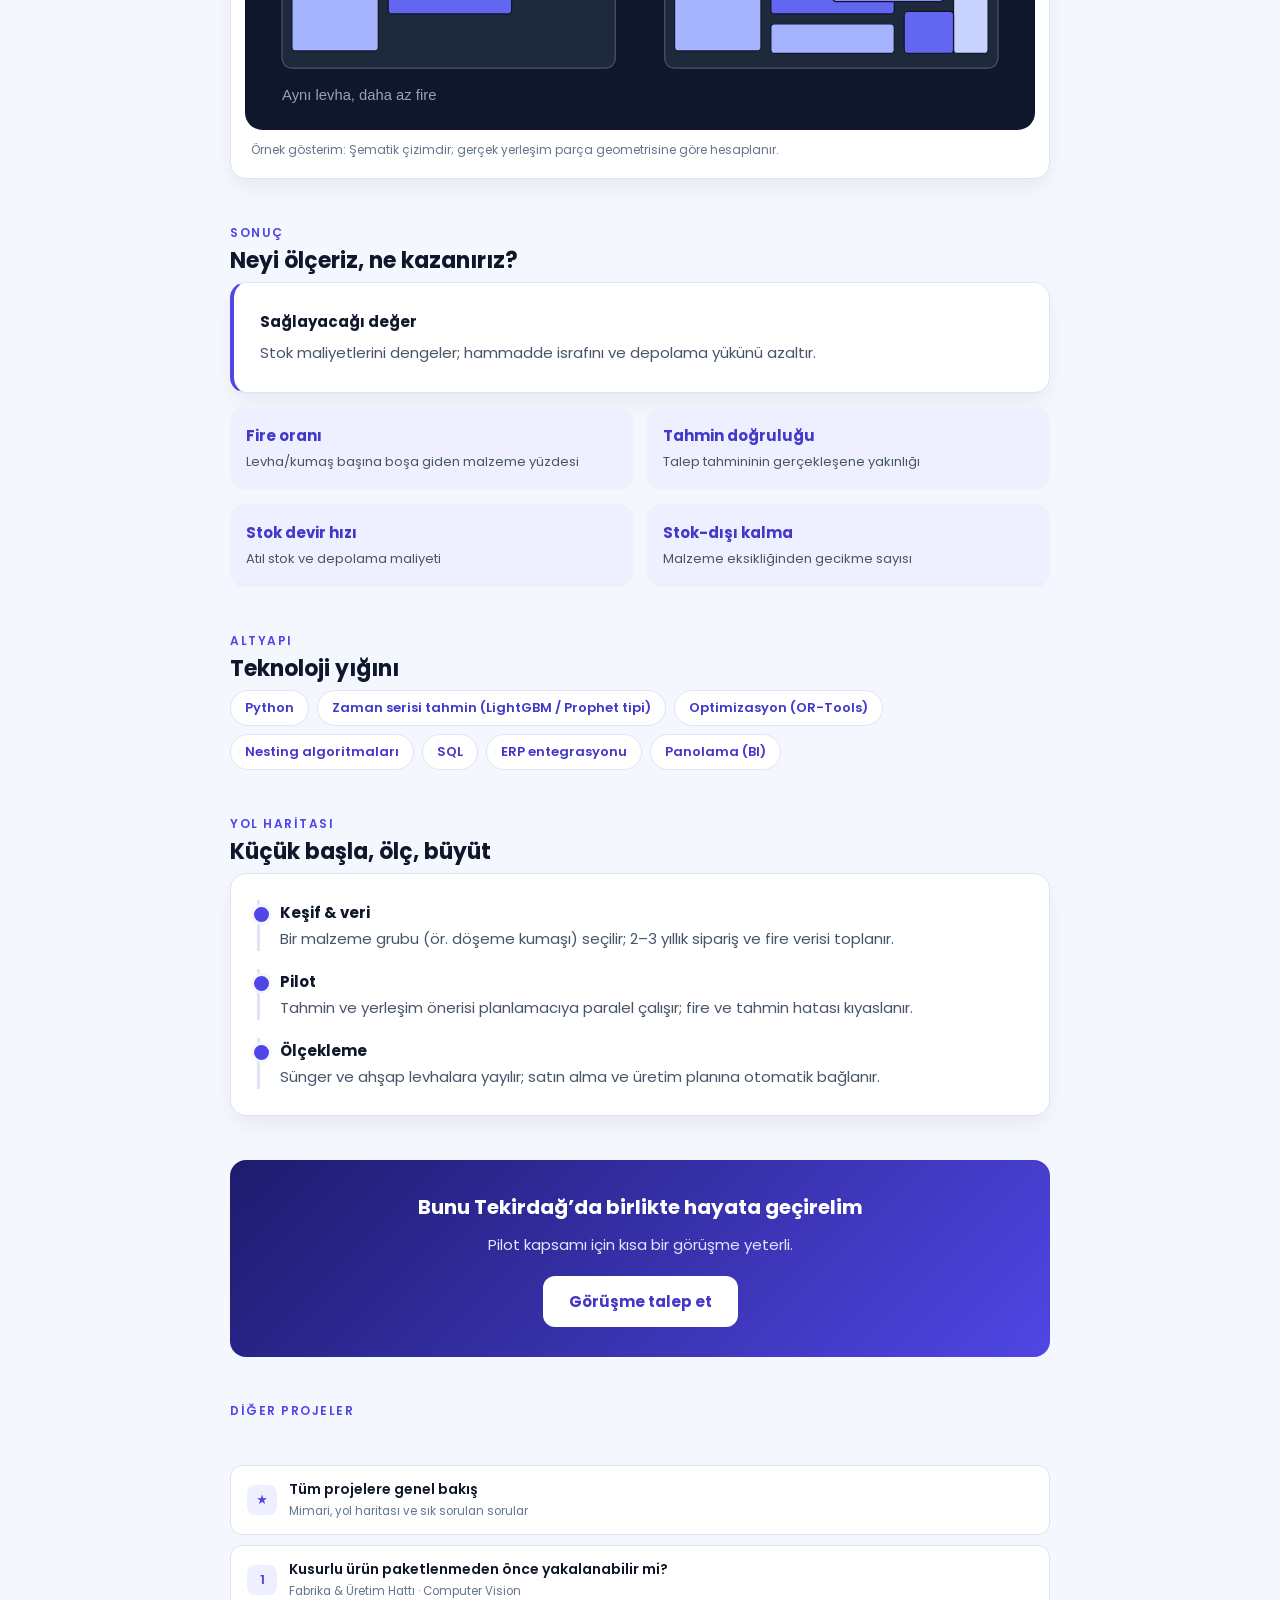
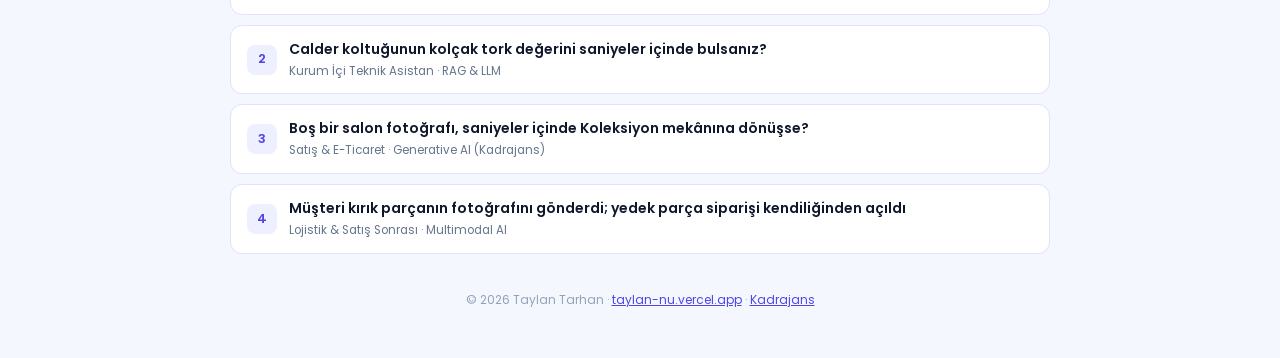
<file: koleksiyon/talep-fire-optimizasyonu.html>
<!DOCTYPE html>
<html lang="tr"><head><meta charset="utf-8"><base href="/koleksiyon/"><meta name="viewport" content="width=device-width,initial-scale=1">
<title>Her kesimde biraz kumaş çöpe gidiyor. Ya gitmeseydi? — Koleksiyon için Yapay Zekâ</title>
<meta name="description" content="Talebi önceden gören, kesim yerleşimini akıllıca yapan bir planlama modeli: stok, fire ve depolama yükü birlikte azalır. Adı: Talep ve Fire Optimizasyonu.">
<link rel="icon" type="image/png" href="favicon.png"><link rel="apple-touch-icon" href="apple-touch-icon.png"><link href="https://fonts.googleapis.com/css2?family=Poppins:wght@400;500;600;700;800&display=swap" rel="stylesheet">
<style>
:root{--ink:#0f172a;--body:#475569;--brand:#4f46e5;--brand2:#4338ca;--navy:#1e1b6e;--soft:#eef0ff;--bg:#f5f7ff;--line:#e0e3f5}
*{box-sizing:border-box}html{-webkit-text-size-adjust:100%}
body{margin:0;background:var(--bg);color:var(--body);font-family:'Poppins',system-ui,-apple-system,'Segoe UI',Arial,sans-serif;font-size:15px;line-height:1.7}
a{color:var(--brand)}
.wrap{max-width:860px;margin:0 auto;padding:0 20px}
.top{background:#fff;border-bottom:1px solid var(--line)}
.top .wrap{display:flex;justify-content:space-between;align-items:center;padding:16px 20px;gap:12px;flex-wrap:wrap}
.brand{font-weight:700;color:var(--navy);font-size:15px;display:flex;align-items:center;gap:12px}.brand img{height:42px;width:auto;display:block}.brand .sep{width:1px;height:30px;background:var(--line)}.brand em{font-style:normal;color:var(--brand)}
.hl{display:flex;align-items:center;gap:12px;margin-bottom:20px;font-size:12px;letter-spacing:1px;text-transform:uppercase;color:#c7d2fe}.hl img{height:64px;width:auto;display:block}
.crumb{font-size:12px;color:#64748b}
.hero{background:linear-gradient(135deg,#1e1b6e 0%,#3730a3 50%,#6366f1 100%);color:#fff;padding:44px 0 80px}
.badge{display:inline-block;background:rgba(255,255,255,.16);border:1px solid rgba(255,255,255,.3);border-radius:999px;padding:5px 14px;font-size:12px;font-weight:600;letter-spacing:.4px}
.hero h1{margin:16px 0 12px;font-size:clamp(24px,5vw,38px);line-height:1.25;font-weight:800}
.hero p.lead{margin:0;font-size:clamp(15px,2.4vw,17px);color:#e0e7ff;max-width:640px}
.card{background:#fff;border:1px solid var(--line);border-radius:16px;box-shadow:0 10px 25px -5px rgba(15,23,42,.08);padding:26px}
.pull{margin-top:-52px}
h2{margin:44px 0 6px;font-size:22px;line-height:1.3;color:var(--ink)}
.eyebrow{font-size:12px;font-weight:600;letter-spacing:1.5px;color:var(--brand);text-transform:uppercase;margin:44px 0 0}
.eyebrow+h2{margin-top:4px}
.grid{display:grid;gap:14px}.g2{grid-template-columns:repeat(2,1fr)}.g3{grid-template-columns:repeat(3,1fr)}
@media(max-width:700px){.g2,.g3{grid-template-columns:1fr}.card{padding:20px}}
.step{display:flex;gap:14px;align-items:flex-start}
.num{flex:none;width:34px;height:34px;border-radius:10px;background:var(--brand);color:#fff;font-weight:700;display:flex;align-items:center;justify-content:center;font-size:14px}
.step b,.card b{color:var(--ink)}
.step p{margin:2px 0 0;font-size:14px}
.now{border-left:4px solid #94a3b8}.sol{border-left:4px solid var(--brand)}
.kpi{background:var(--soft);border-radius:14px;padding:16px}.kpi b{display:block;color:var(--brand2);font-size:15px}.kpi span{font-size:13px}
.chips{display:flex;flex-wrap:wrap;gap:8px}.chip{background:#fff;border:1px solid var(--line);border-radius:999px;padding:6px 14px;font-size:13px;font-weight:600;color:var(--brand2)}
.phase{position:relative;padding-left:20px;border-left:3px solid var(--line)}.phase+.phase{margin-top:18px}
.phase:before{content:"";position:absolute;left:-9px;top:4px;width:15px;height:15px;border-radius:50%;background:var(--brand);border:3px solid var(--bg)}
.phase b{display:block;color:var(--ink)}
.mock{background:#0f172a;color:#e2e8f0;border-radius:14px;padding:18px;font-size:13px}
.note{font-size:12px;color:#94a3b8;margin-top:10px}
.bub{border-radius:14px;padding:10px 14px;max-width:88%;font-size:14px;line-height:1.55;margin:8px 0}
.bu{background:#e0e7ff;color:#1e1b6e;margin-left:auto;border-bottom-right-radius:4px}
.bb{background:#fff;border:1px solid var(--line);color:var(--body);border-bottom-left-radius:4px}
.src{display:inline-block;margin-top:6px;background:var(--soft);color:var(--brand2);border-radius:8px;padding:2px 10px;font-size:12px;font-weight:600}
.chat{background:#f1f5f9;border-radius:14px;padding:14px}
.cta{background:linear-gradient(135deg,#1e1b6e,#4f46e5);color:#fff;border-radius:16px;padding:30px;text-align:center;margin-top:44px}
.cta h3{margin:0 0 8px;font-size:20px}.cta p{margin:0 0 18px;color:#e0e7ff}
.btn{display:inline-block;background:#fff;color:var(--brand2);font-weight:700;border-radius:12px;padding:13px 26px;text-decoration:none}
.nav{margin:44px 0 0;display:grid;gap:10px}
.nav a{display:flex;gap:12px;align-items:center;background:#fff;border:1px solid var(--line);border-radius:12px;padding:12px 16px;text-decoration:none;color:var(--ink);font-weight:600;font-size:14px}
.nav a small{display:block;font-weight:400;color:#64748b}
.nav .n{flex:none;width:30px;height:30px;border-radius:8px;background:var(--soft);color:var(--brand);display:flex;align-items:center;justify-content:center;font-size:13px}
footer{padding:36px 0 48px;font-size:12px;color:#94a3b8;text-align:center}
svg{max-width:100%;height:auto;display:block}
</style></head><body>
<div class="top"><div class="wrap"><div class="brand"><a href="index.html"><img src="[data-uri]" alt="Koleksiyon"></a><span class="sep"></span><span>Yapay Zeka Uzmanı <em>Taylan Tarhan</em></span></div><div class="crumb"><a href="index.html" style="text-decoration:none">← Genel bakış</a> · Proje 5/5</div></div></div>
<div class="hero"><div class="wrap"><div class="hl"><img src="[data-uri]" alt="Koleksiyon"><span>için hazırlanmıştır</span></div><span class="badge">Planlama &amp; Tedarik · Tahminsel Analitik</span><h1>Her kesimde biraz kumaş çöpe gidiyor. Ya gitmeseydi?</h1><p class="lead">Talebi önceden gören, kesim yerleşimini akıllıca yapan bir planlama modeli: stok, fire ve depolama yükü birlikte azalır. Adı: Talep ve Fire Optimizasyonu.</p></div></div>
<div class="wrap">
<div class="card pull now"><b>Şu anki durum</b><div style="margin-top:8px"><p style="margin:0 0 8px">E-ticaret kampanyaları, mimari projeler ve dönemsel ofis talepleri dalgalanıyor.</p><p style="margin:0 0 8px">Kumaş, sünger ve ahşap levha kesimlerindeki fire oranı doğrudan maliyete dönüşüyor; stok ya fazla ya eksik kalabiliyor.</p></div></div>
<div class="eyebrow">Önerdiğim çözüm</div><h2>Nasıl çalışır?</h2><div class="grid"><div class="card step"><div class="num">1</div><div><b>Verileri birleştir</b><p>Geçmiş siparişler, mimari proje takvimleri, kampanya planları ve web sitesi gezinti trendleri tek veri modelinde toplanır.</p></div></div><div class="card step"><div class="num">2</div><div><b>Talebi tahmin et</b><p>Ürün/malzeme bazında haftalık talep tahmini ve belirsizlik aralığı üretilir; planlama ve satın alma bu aralığa göre ayarlanır.</p></div></div><div class="card step"><div class="num">3</div><div><b>Kesimi optimize et</b><p>Kumaş ve plaka kesimlerinde yapay zekâ destekli yerleşim (nesting) ile aynı levhadan daha fazla parça çıkarılır.</p></div></div><div class="card step"><div class="num">4</div><div><b>Uyarı ve öneri</b><p>Stok eksikliği, fazla stok ve fire sapması planlamacıya otomatik uyarı olarak gelir.</p></div></div></div>
<div class="eyebrow">Somut örnek</div><h2>Kesim yerleşimi nasıl iyileşir?</h2>
<div class="card" style="padding:14px"><svg viewBox="0 0 640 260" role="img" aria-label="Kesim yerleşimi öncesi ve sonrası"><rect width="640" height="260" rx="14" fill="#0f172a"/><g transform="translate(30,40)"><rect width="270" height="170" rx="8" fill="#1e293b" stroke="#475569"/><rect x="8" y="8" width="120" height="70" rx="3" fill="#6366f1" stroke="#0f172a"/><rect x="136" y="8" width="90" height="50" rx="3" fill="#818cf8" stroke="#0f172a"/><rect x="8" y="86" width="70" height="70" rx="3" fill="#a5b4fc" stroke="#0f172a"/><rect x="86" y="86" width="100" height="40" rx="3" fill="#6366f1" stroke="#0f172a"/></g><text x="30" y="28" fill="#fca5a5" font-size="13" font-family="Arial" font-weight="700">ÖNCE: Boşluk fazla</text><g transform="translate(340,40)"><rect width="270" height="170" rx="8" fill="#1e293b" stroke="#475569"/><rect x="8" y="8" width="120" height="70" rx="3" fill="#6366f1" stroke="#0f172a"/><rect x="136" y="8" width="90" height="50" rx="3" fill="#818cf8" stroke="#0f172a"/><rect x="8" y="86" width="70" height="70" rx="3" fill="#a5b4fc" stroke="#0f172a"/><rect x="86" y="86" width="100" height="40" rx="3" fill="#6366f1" stroke="#0f172a"/><rect x="234" y="8" width="28" height="150" rx="3" fill="#c7d2fe" stroke="#0f172a"/><rect x="136" y="66" width="90" height="50" rx="3" fill="#818cf8" stroke="#0f172a"/><rect x="86" y="134" width="100" height="24" rx="3" fill="#a5b4fc" stroke="#0f172a"/><rect x="194" y="124" width="40" height="34" rx="3" fill="#6366f1" stroke="#0f172a"/></g><text x="340" y="28" fill="#86efac" font-size="13" font-family="Arial" font-weight="700">SONRA: Daha fazla parça</text><text x="30" y="236" fill="#94a3b8" font-size="12" font-family="Arial">Aynı levha, daha az fire</text></svg><div class="note" style="color:#64748b;padding:0 6px 4px">Örnek gösterim: Şematik çizimdir; gerçek yerleşim parça geometrisine göre hesaplanır.</div></div>
<div class="eyebrow">Sonuç</div><h2>Neyi ölçeriz, ne kazanırız?</h2>
<div class="card sol"><b>Sağlayacağı değer</b><p style="margin:6px 0 0">Stok maliyetlerini dengeler; hammadde israfını ve depolama yükünü azaltır.</p></div>
<div class="grid g2" style="margin-top:14px"><div class="kpi"><b>Fire oranı</b><span>Levha/kumaş başına boşa giden malzeme yüzdesi</span></div><div class="kpi"><b>Tahmin doğruluğu</b><span>Talep tahmininin gerçekleşene yakınlığı</span></div><div class="kpi"><b>Stok devir hızı</b><span>Atıl stok ve depolama maliyeti</span></div><div class="kpi"><b>Stok-dışı kalma</b><span>Malzeme eksikliğinden gecikme sayısı</span></div></div>
<div class="eyebrow">Altyapı</div><h2>Teknoloji yığını</h2><div class="chips"><span class="chip">Python</span><span class="chip">Zaman serisi tahmin (LightGBM / Prophet tipi)</span><span class="chip">Optimizasyon (OR-Tools)</span><span class="chip">Nesting algoritmaları</span><span class="chip">SQL</span><span class="chip">ERP entegrasyonu</span><span class="chip">Panolama (BI)</span></div>
<div class="eyebrow">Yol haritası</div><h2>Küçük başla, ölç, büyüt</h2><div class="card"><div class="phase"><b>Keşif &amp; veri</b>Bir malzeme grubu (ör. döşeme kumaşı) seçilir; 2–3 yıllık sipariş ve fire verisi toplanır.</div><div class="phase"><b>Pilot</b>Tahmin ve yerleşim önerisi planlamacıya paralel çalışır; fire ve tahmin hatası kıyaslanır.</div><div class="phase"><b>Ölçekleme</b>Sünger ve ahşap levhalara yayılır; satın alma ve üretim planına otomatik bağlanır.</div></div>
<div class="cta"><h3>Bunu Tekirdağ’da birlikte hayata geçirelim</h3><p>Pilot kapsamı için kısa bir görüşme yeterli.</p><a class="btn" href="mailto:taylan@kadrajans.com.tr?subject=Koleksiyon%20-%20talep-fire-optimizasyonu">Görüşme talep et</a></div>
<div class="eyebrow" style="margin-top:44px">Diğer projeler</div><div class="nav"><a href="index.html"><span class="n">★</span><span>Tüm projelere genel bakış<small>Mimari, yol haritası ve sık sorulan sorular</small></span></a><a href="kalite-kusur-tespiti.html"><span class="n">1</span><span>Kusurlu ürün paketlenmeden önce yakalanabilir mi?<small>Fabrika &amp; Üretim Hattı · Computer Vision</small></span></a><a href="koleksiyon-brain.html"><span class="n">2</span><span>Calder koltuğunun kolçak tork değerini saniyeler içinde bulsanız?<small>Kurum İçi Teknik Asistan · RAG &amp; LLM</small></span></a><a href="ai-mekan-kuratoru.html"><span class="n">3</span><span>Boş bir salon fotoğrafı, saniyeler içinde Koleksiyon mekânına dönüşse?<small>Satış &amp; E-Ticaret · Generative AI (Kadrajans)</small></span></a><a href="montaj-hasar-botu.html"><span class="n">4</span><span>Müşteri kırık parçanın fotoğrafını gönderdi; yedek parça siparişi kendiliğinden açıldı<small>Lojistik &amp; Satış Sonrası · Multimodal AI</small></span></a></div>
</div><footer><div class="wrap">© 2026 Taylan Tarhan · <a href="https://taylan-nu.vercel.app">taylan-nu.vercel.app</a> · <a href="https://kadrajans.vercel.app">Kadrajans</a></div></footer></body></html>
</file>
